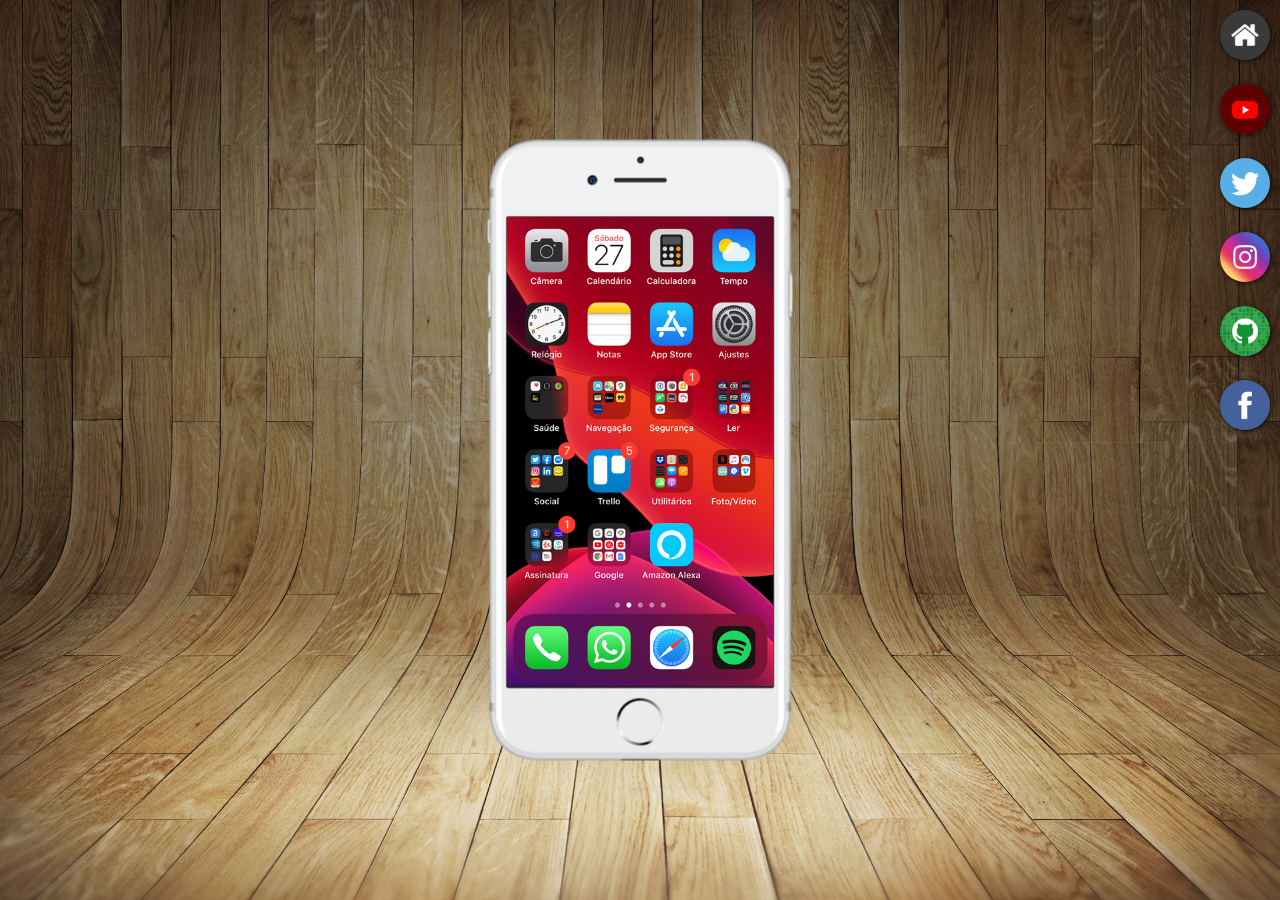
<file: index.html>
<!DOCTYPE html>
<html lang="pt-br">
<head>
    <meta charset="UTF-8">
    <meta http-equiv="X-UA-Compatible" content="IE=edge">
    <meta name="viewport" content="width=device-width, initial-scale=1.0">
    <link rel="shortcut icon" href="favicon.ico" type="image/x-icon">
    <link rel="stylesheet" href="estilos/style.css">
    <title>Projeto Redes Sociais</title>
</head>
<body>
    <main>
        <section id="telefone">
            <iframe src="redes/home.html" name="tela" id="tela" frameborder="0">
                seu navegador não é compativel com isso.
            </iframe>
        </section>
        
        <section id="redes-sociais">
            <a href="redes/home.html" target="tela">
                <img src="imagens/logo-home.jpg" alt="home">
            </a><br>
            <a href="redes/youtube.html" target="tela">
                <img src="imagens/logo-youtube.jpg" alt="youtube">
            </a><br>
            <a href="redes/twitter.html" target="tela">
                <img src="imagens/logo-twitter.jpg" alt="twitter">
            </a><br>
            <a href="redes/instagram.html" target="tela">
                <img src="imagens/logo-instagram.jpg" alt="instagram">
            </a><br>
            <a href="redes/github.html" target="tela">
                <img src="imagens/logo-github.jpg" alt="github">
            </a><br>
            <a href="redes/facebook.html" target="tela">
                <img src="imagens/logo-facebook.jpg" alt="facebook">
            </a>
        </section>
    </main>
</body>
</html>
</file>
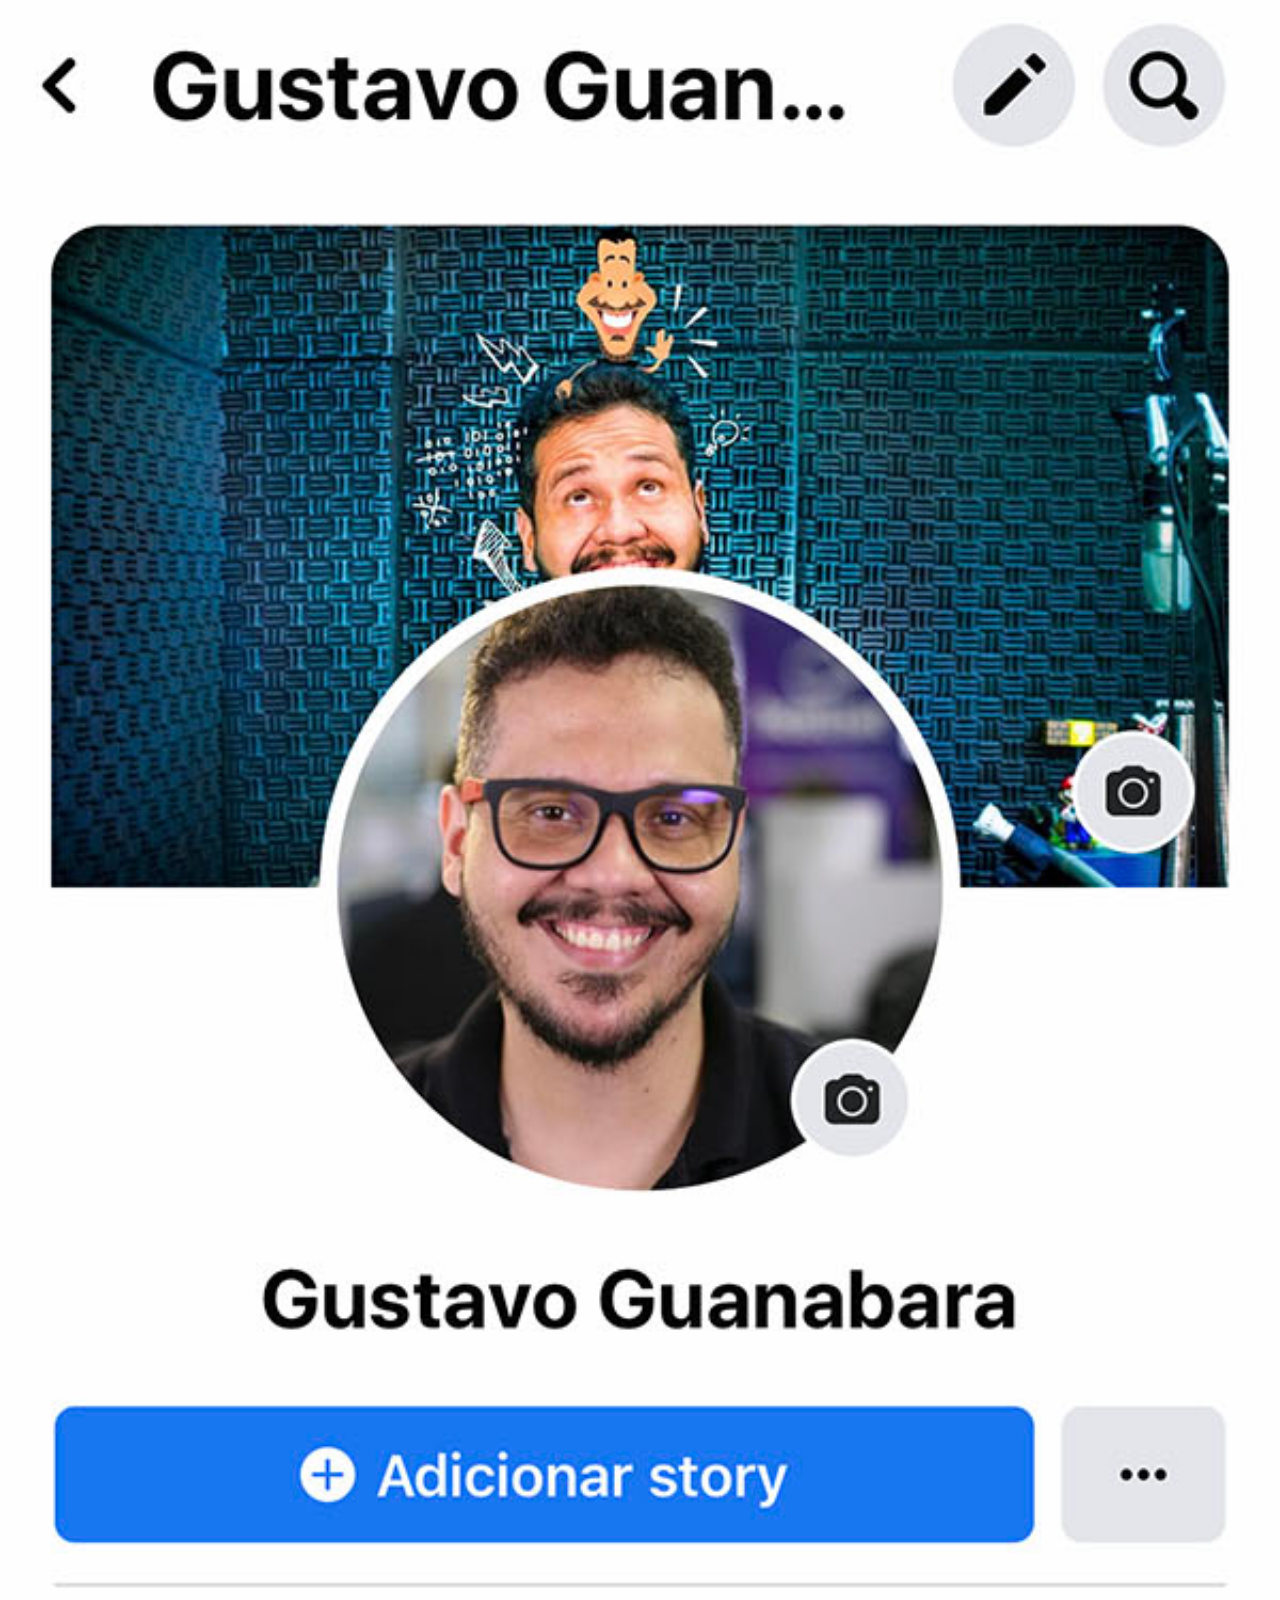
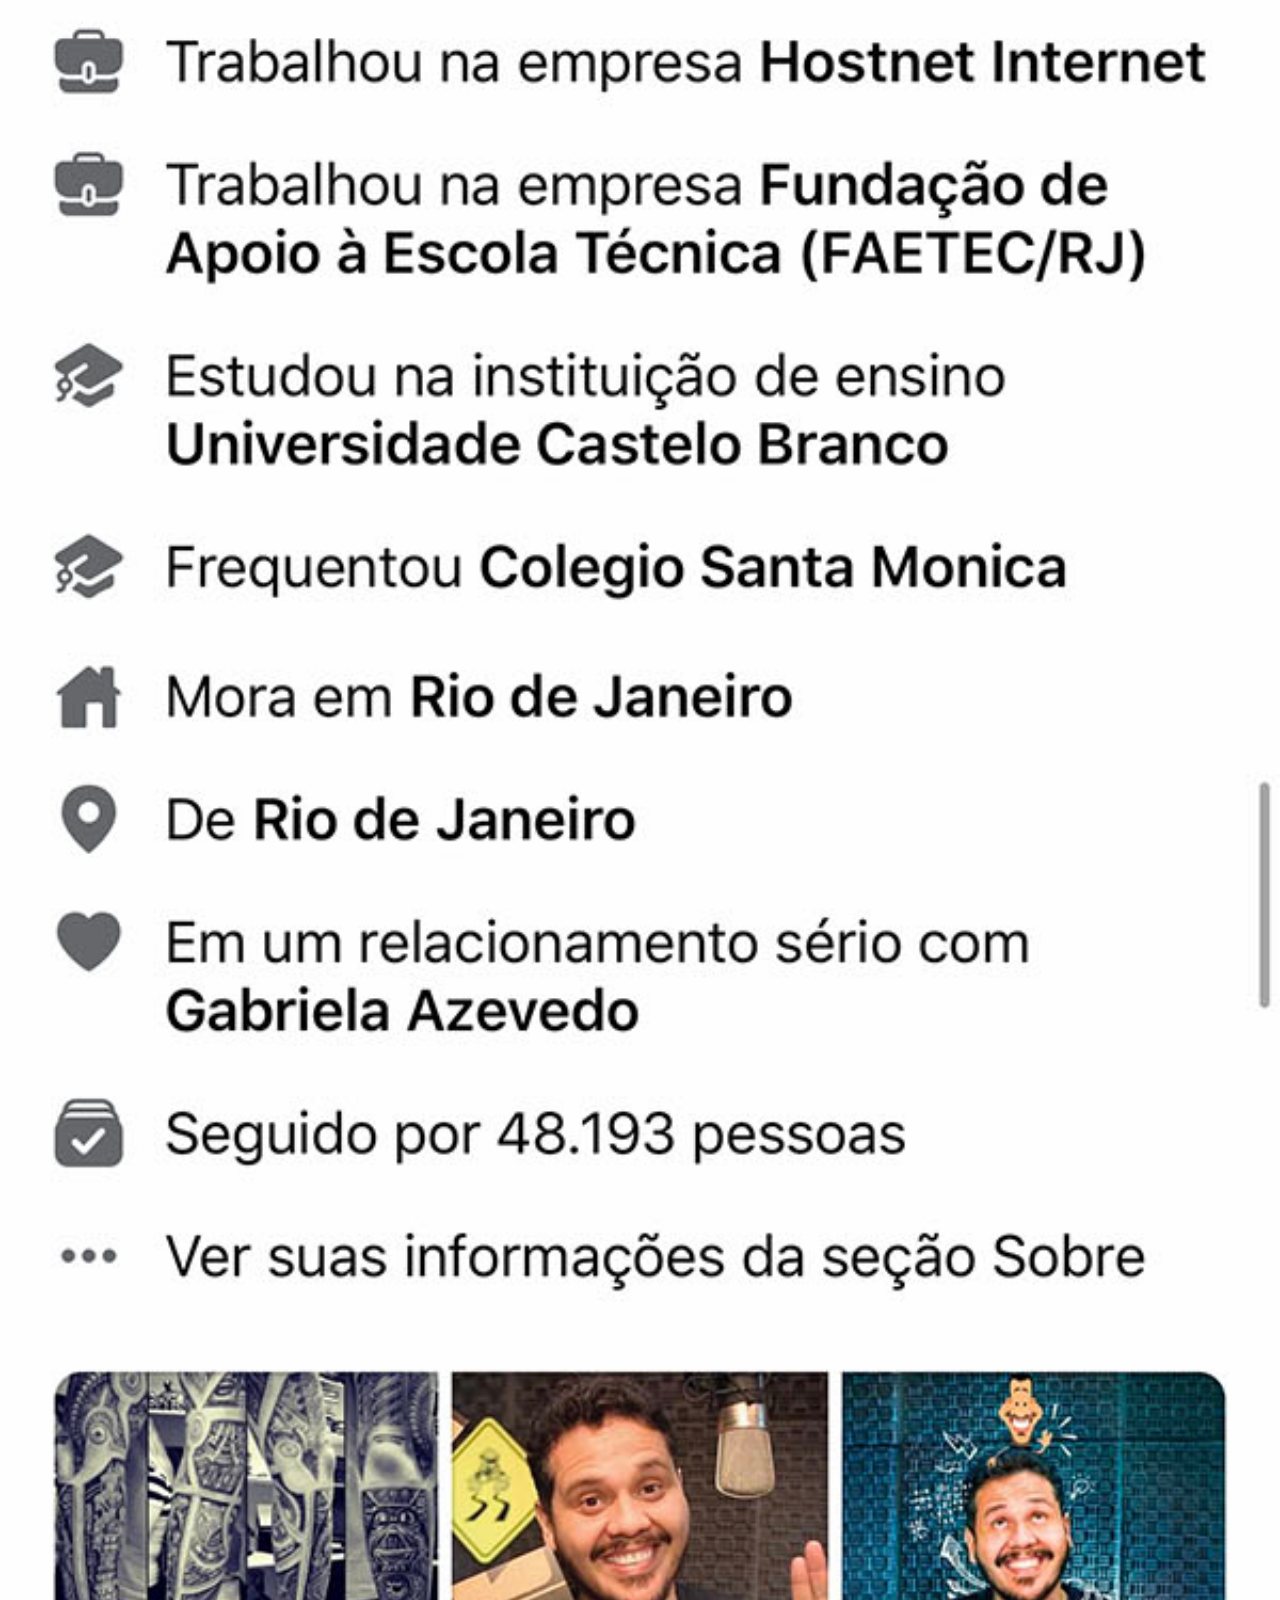
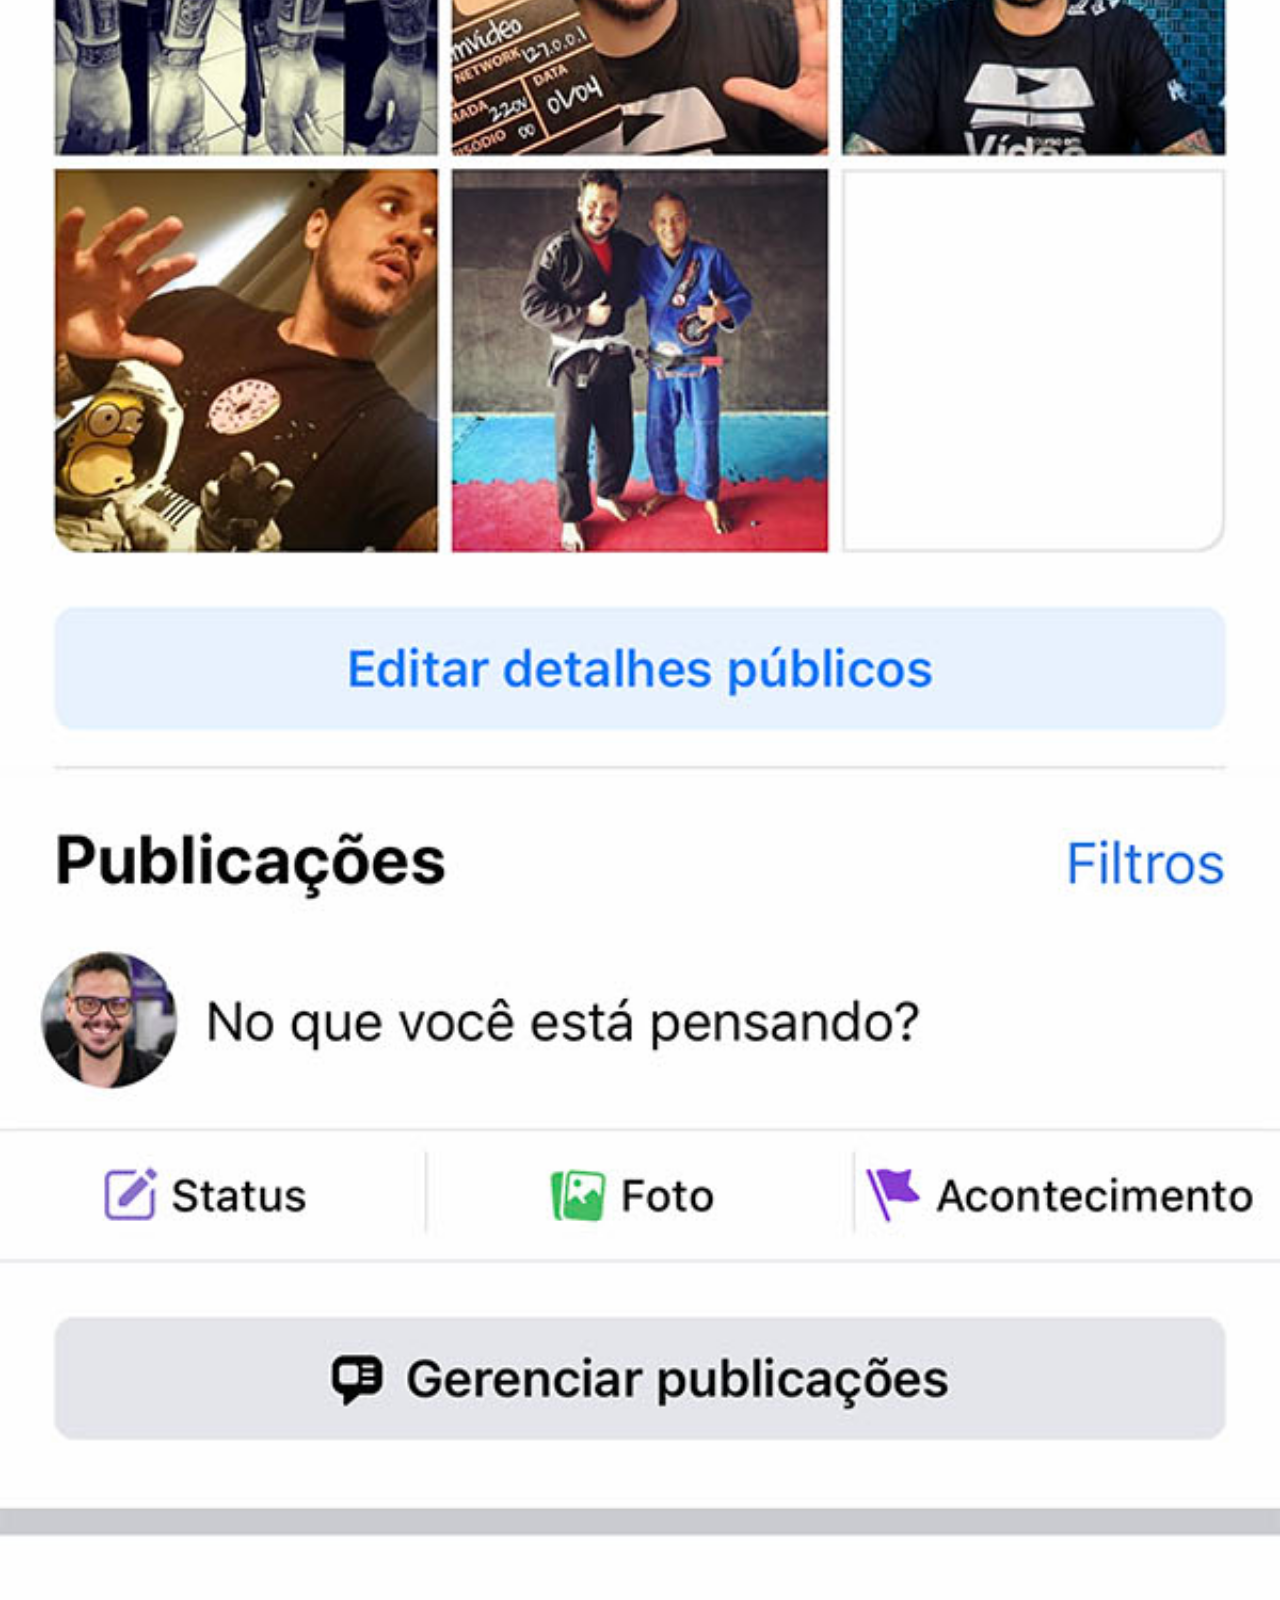
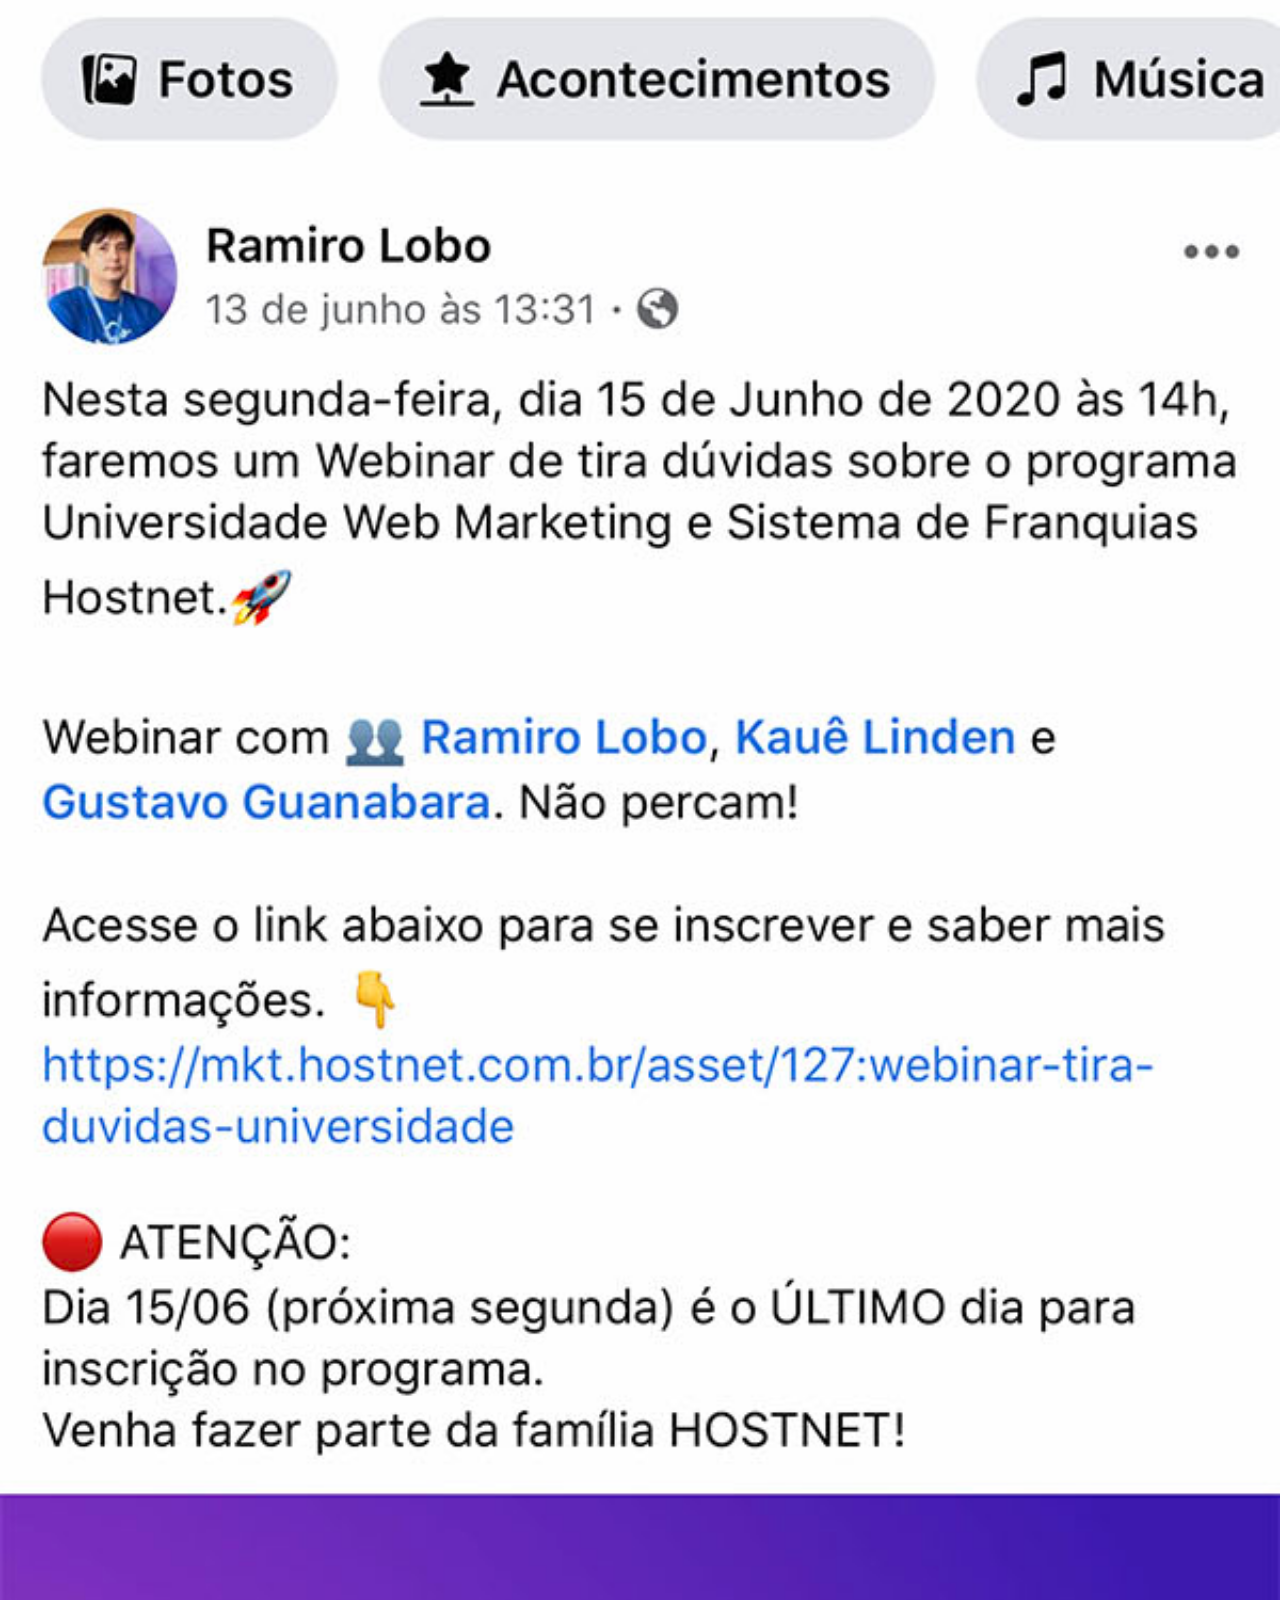
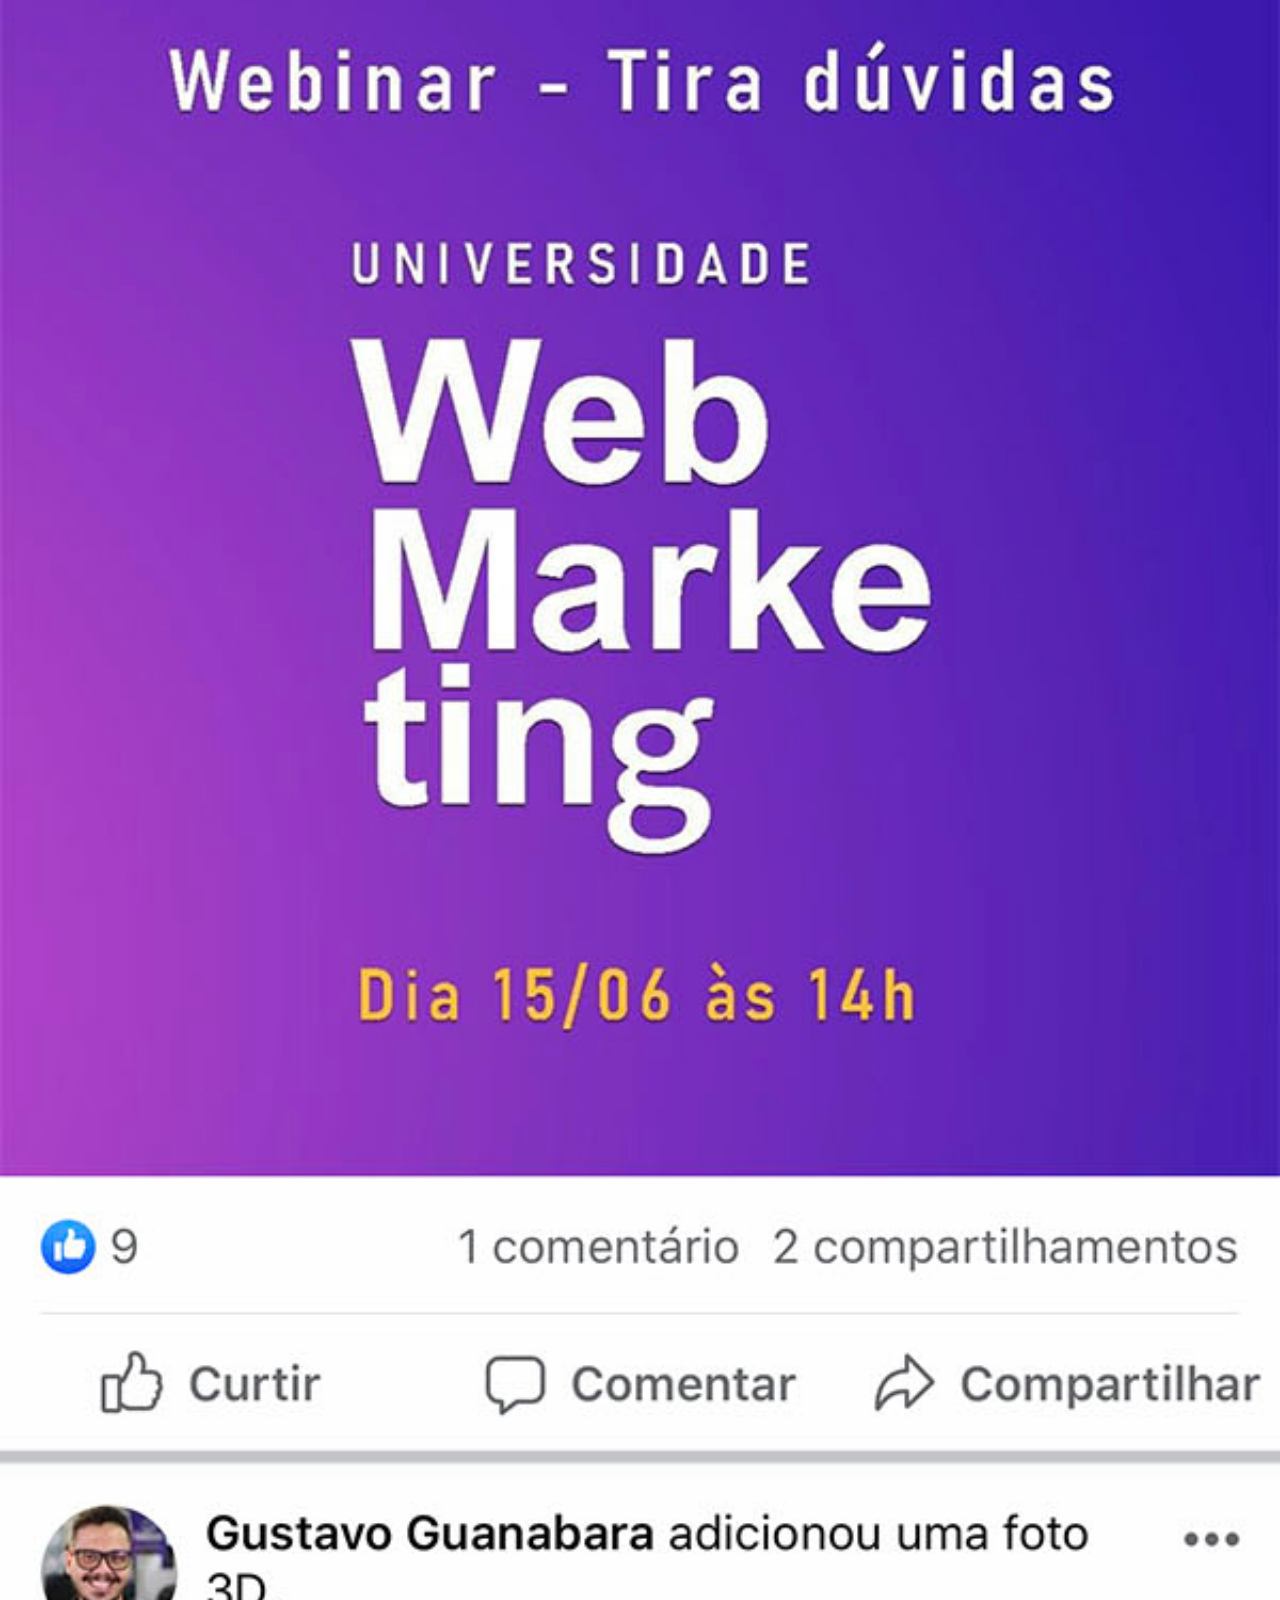
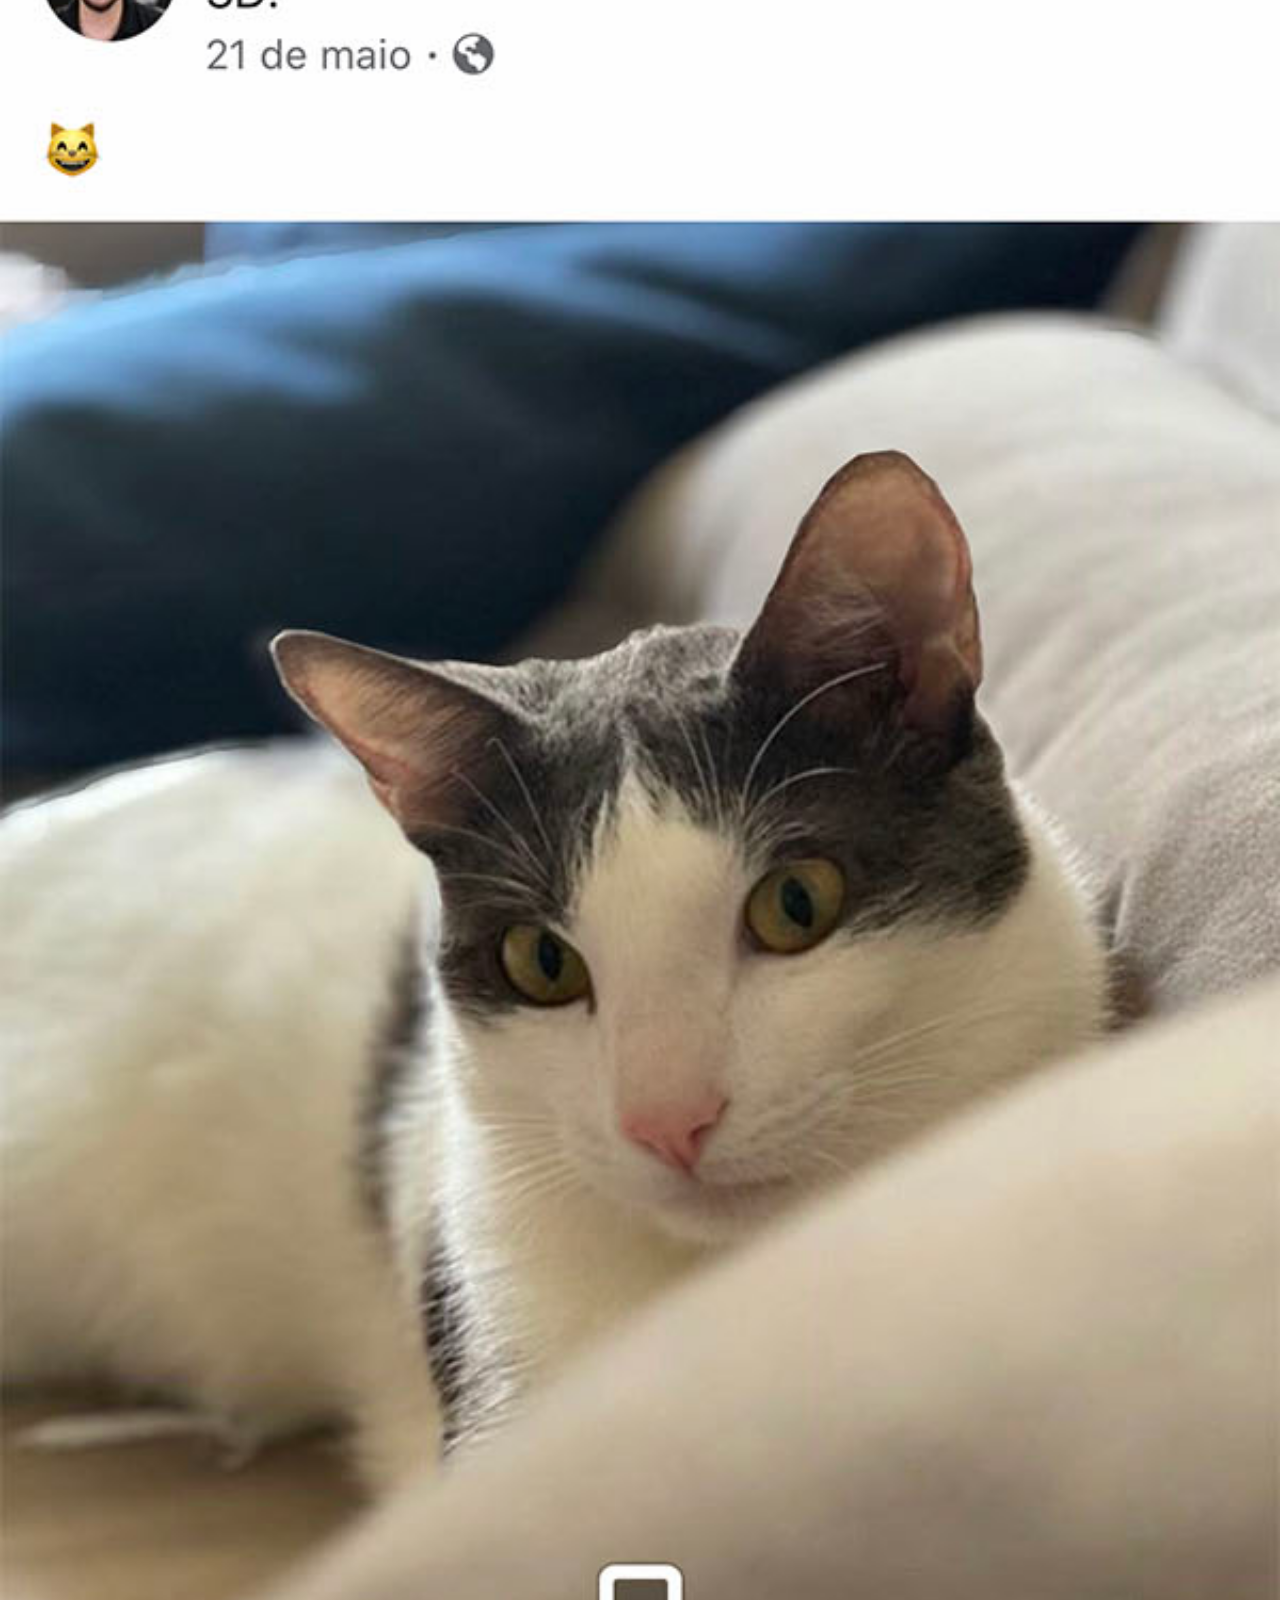
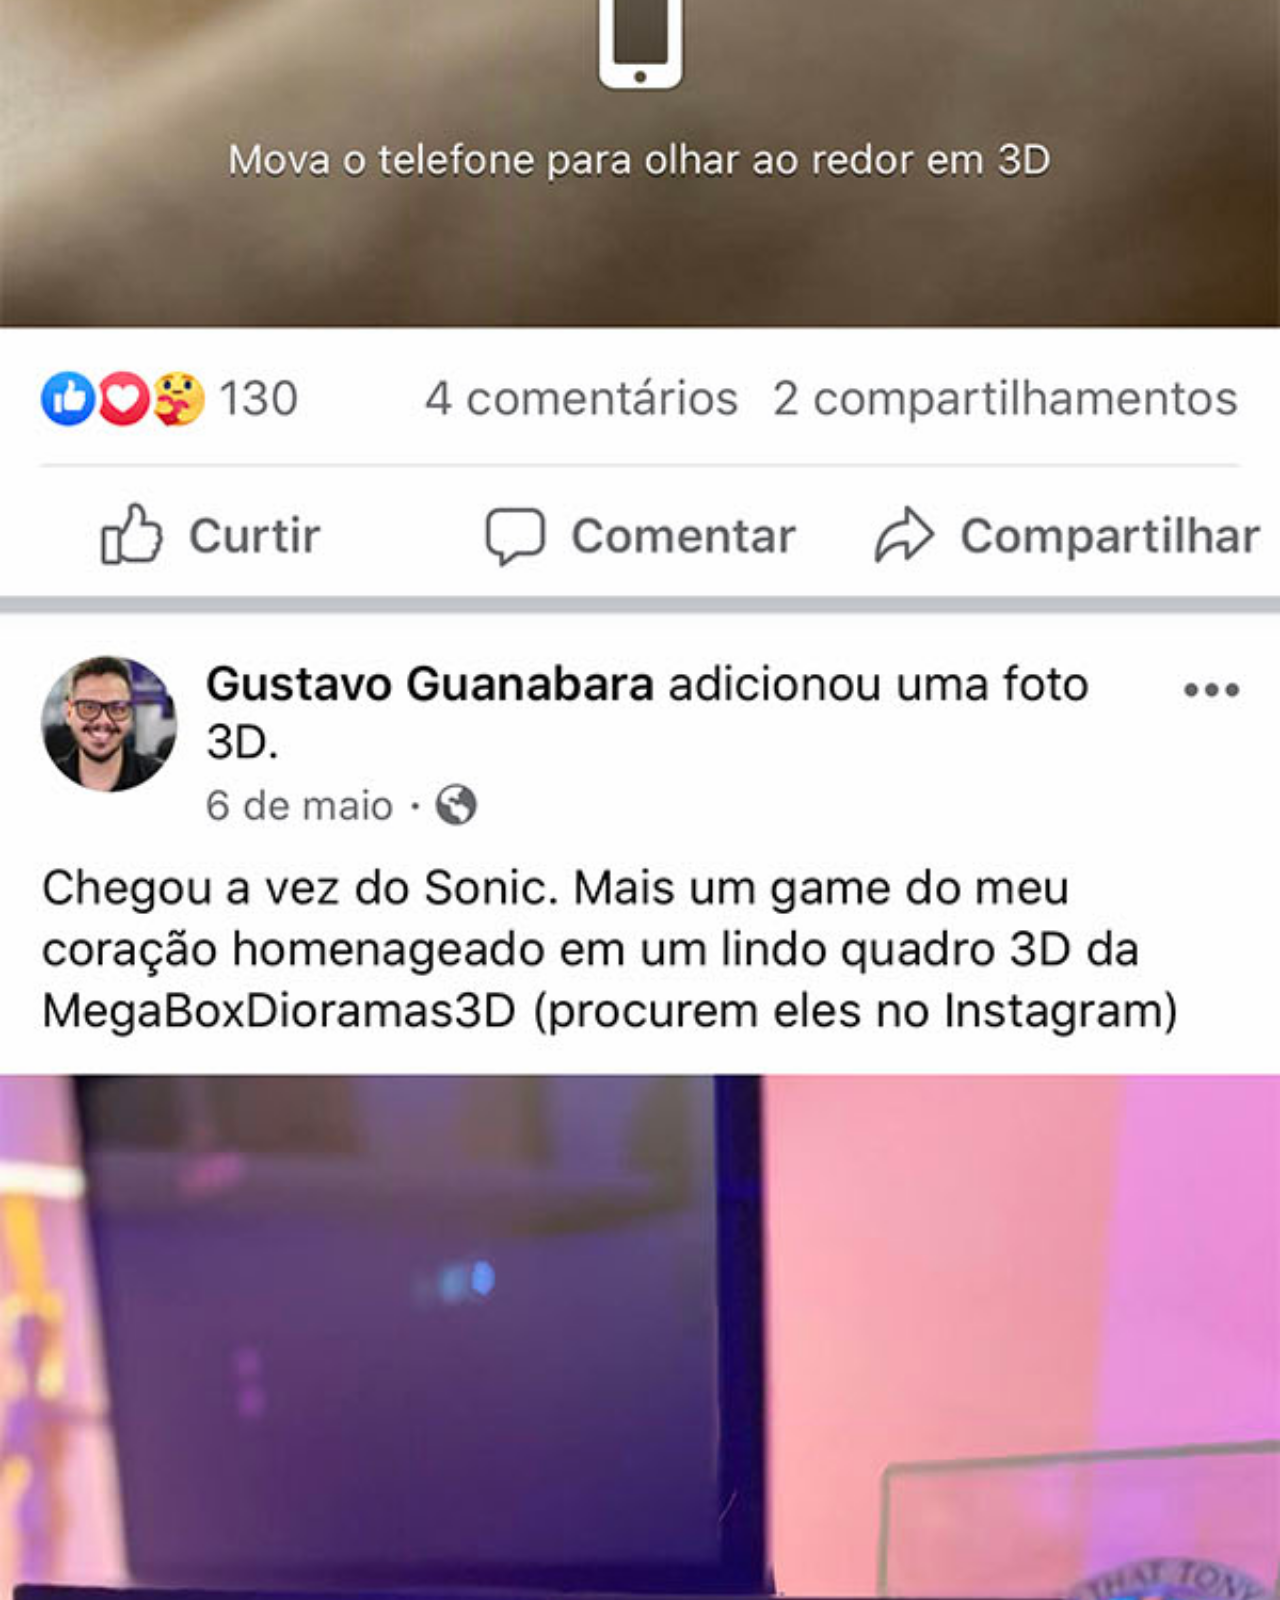
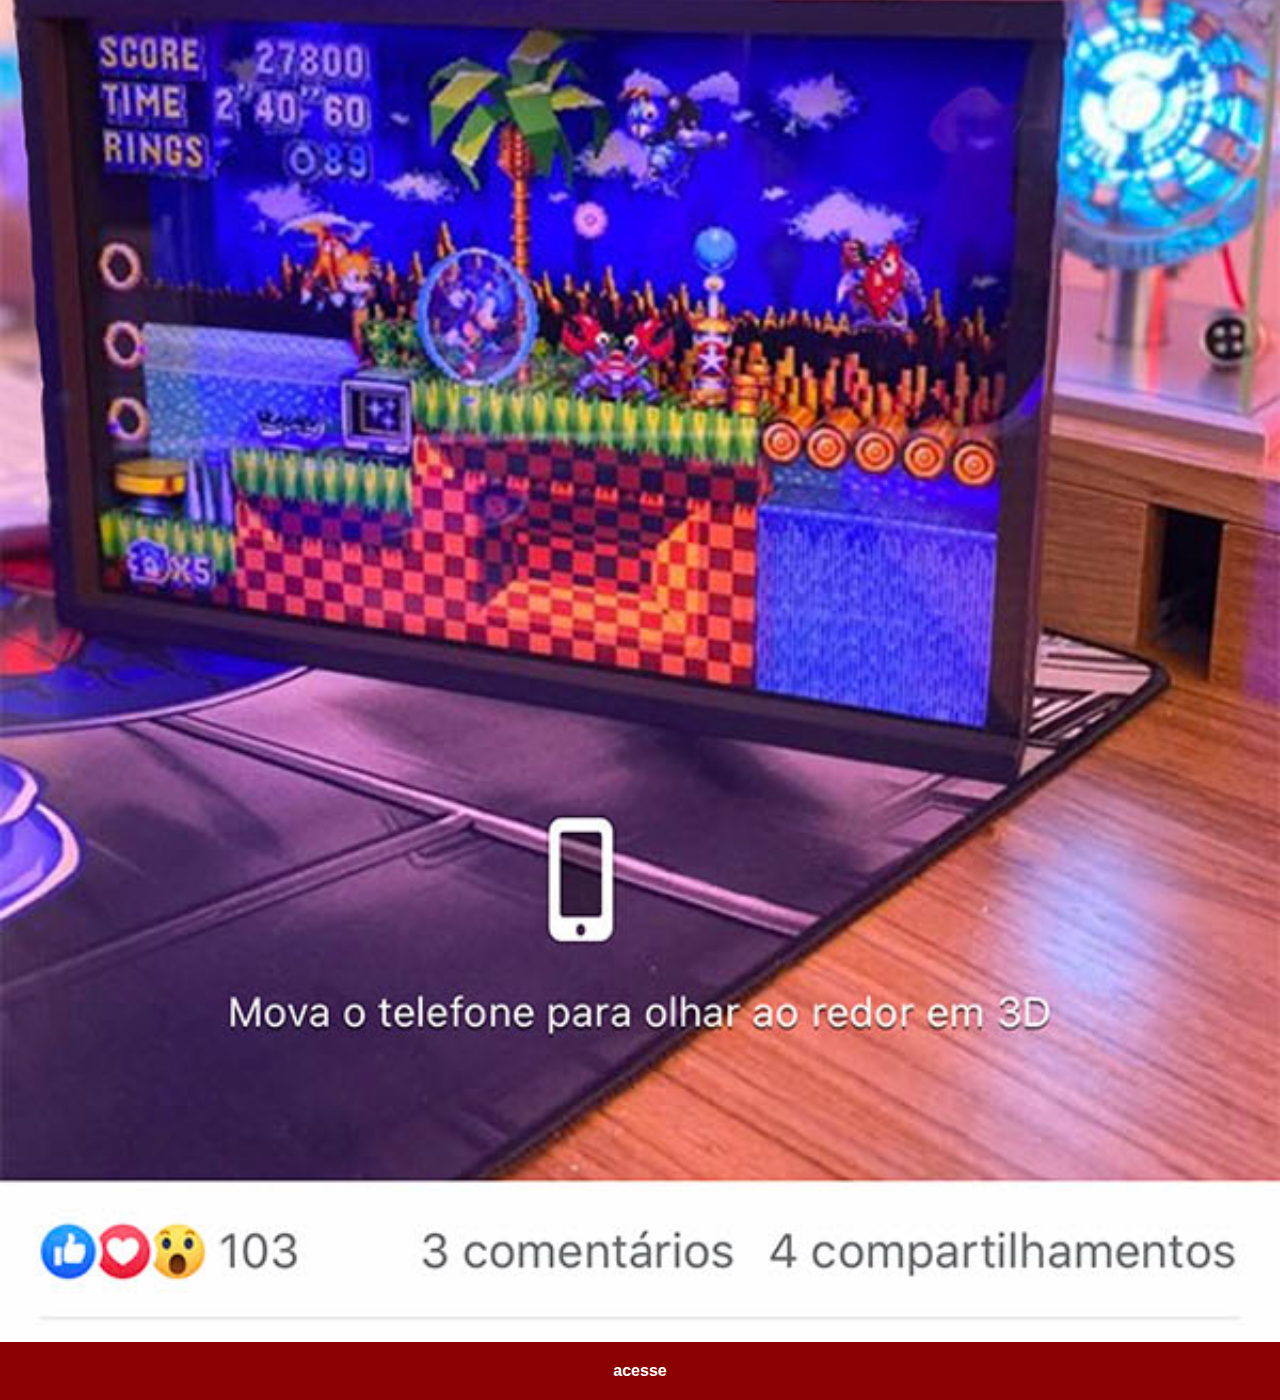
<file: redes/facebook.html>
<!DOCTYPE html>
<html lang="pt-br">
<head>
    <meta charset="UTF-8">
    <meta http-equiv="X-UA-Compatible" content="IE=edge">
    <meta name="viewport" content="width=device-width, initial-scale=1.0">
    <title>Facebook</title>
    <link rel="stylesheet" href="../estilos/social.css">
</head>
<body>
    <img src="../imagens/tela-facebook.jpg" alt="">
    <a href="https://www.facebook.com/gustavoguanabara" target="_blank">acesse</a>
</body>
</html>
</file>
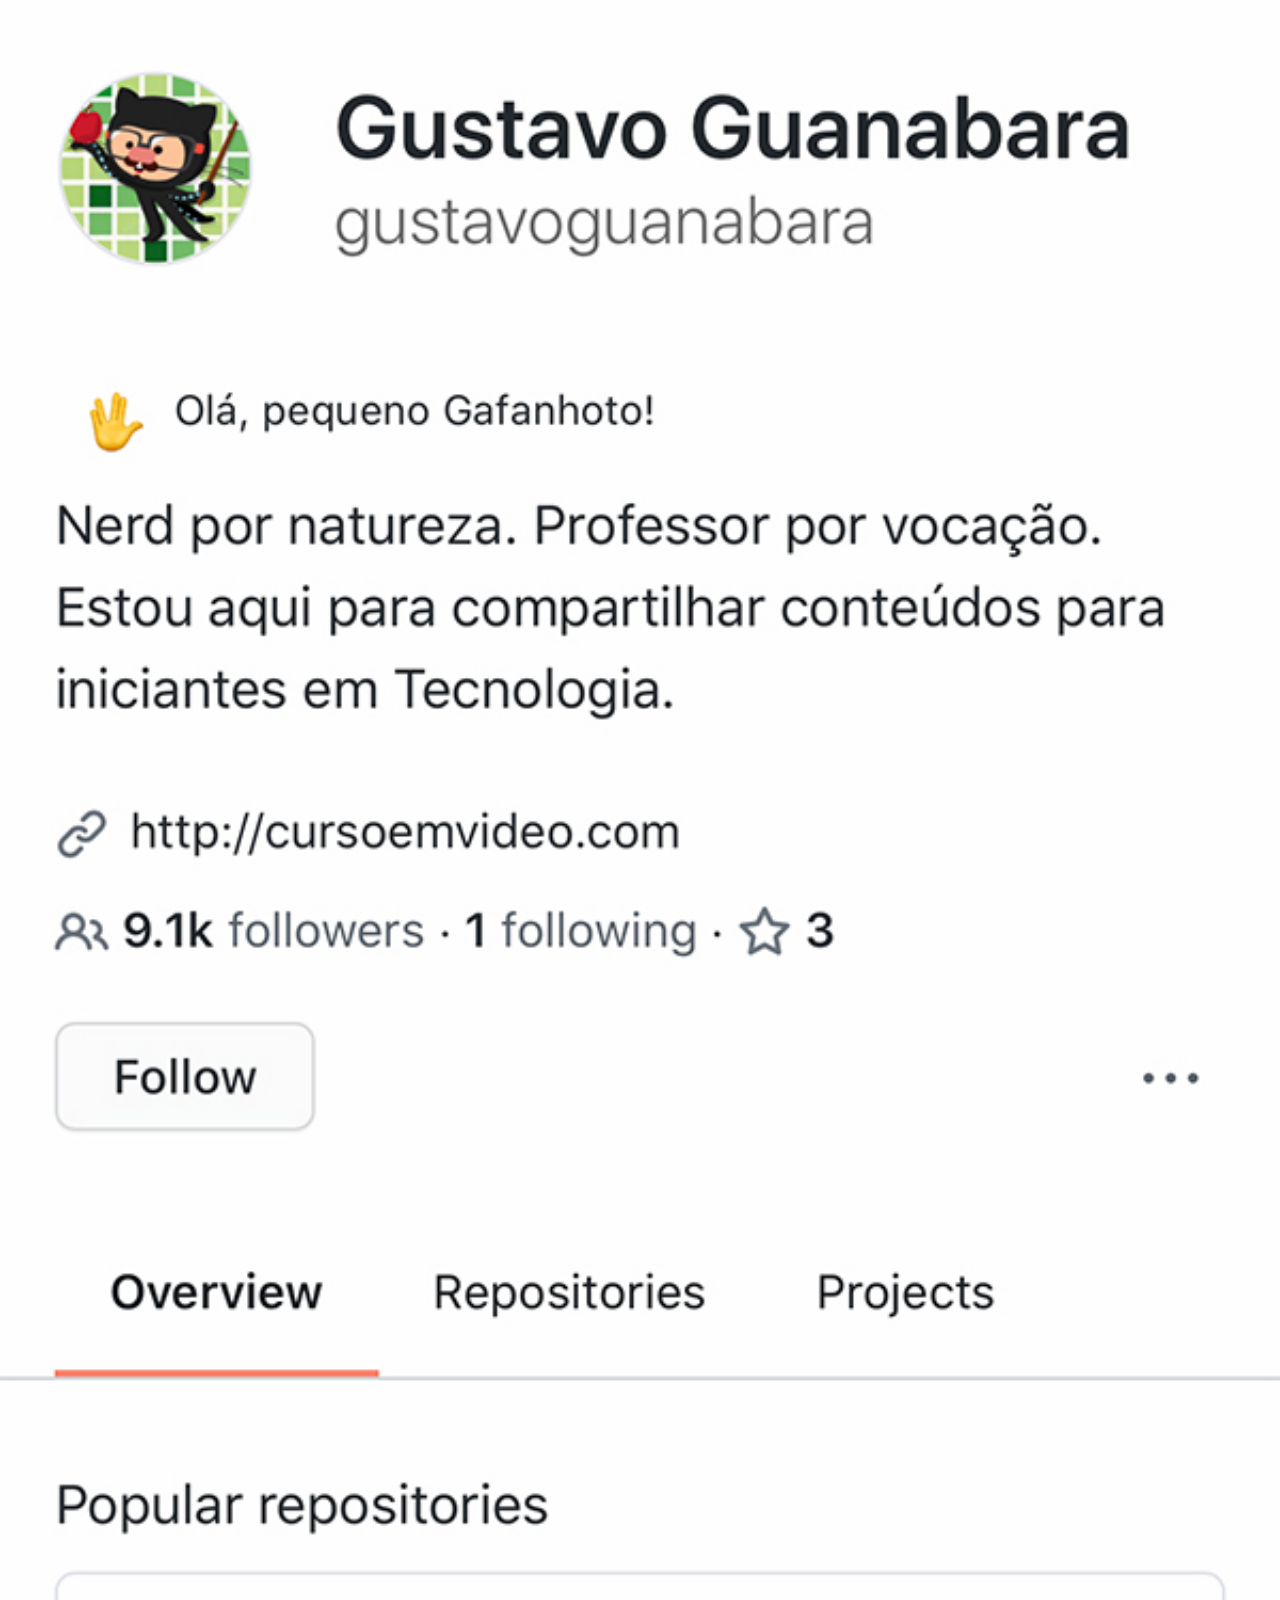
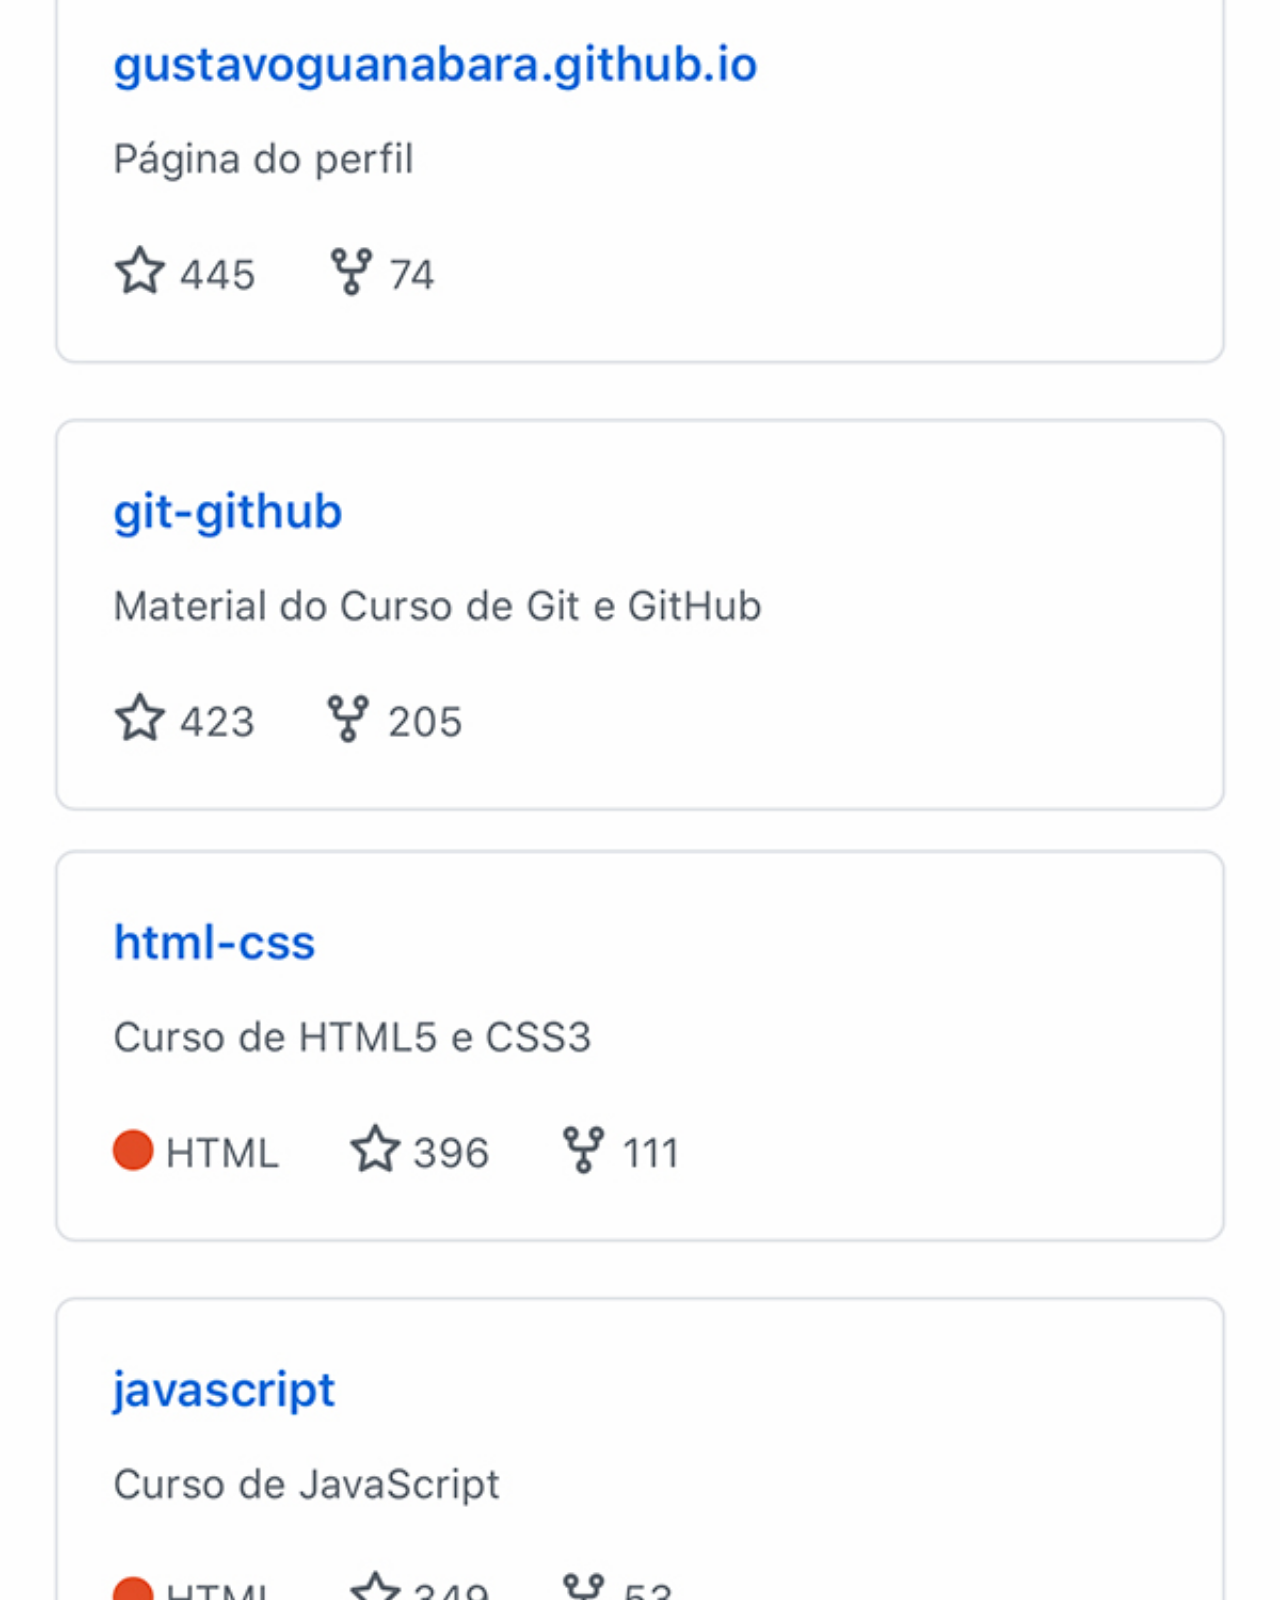
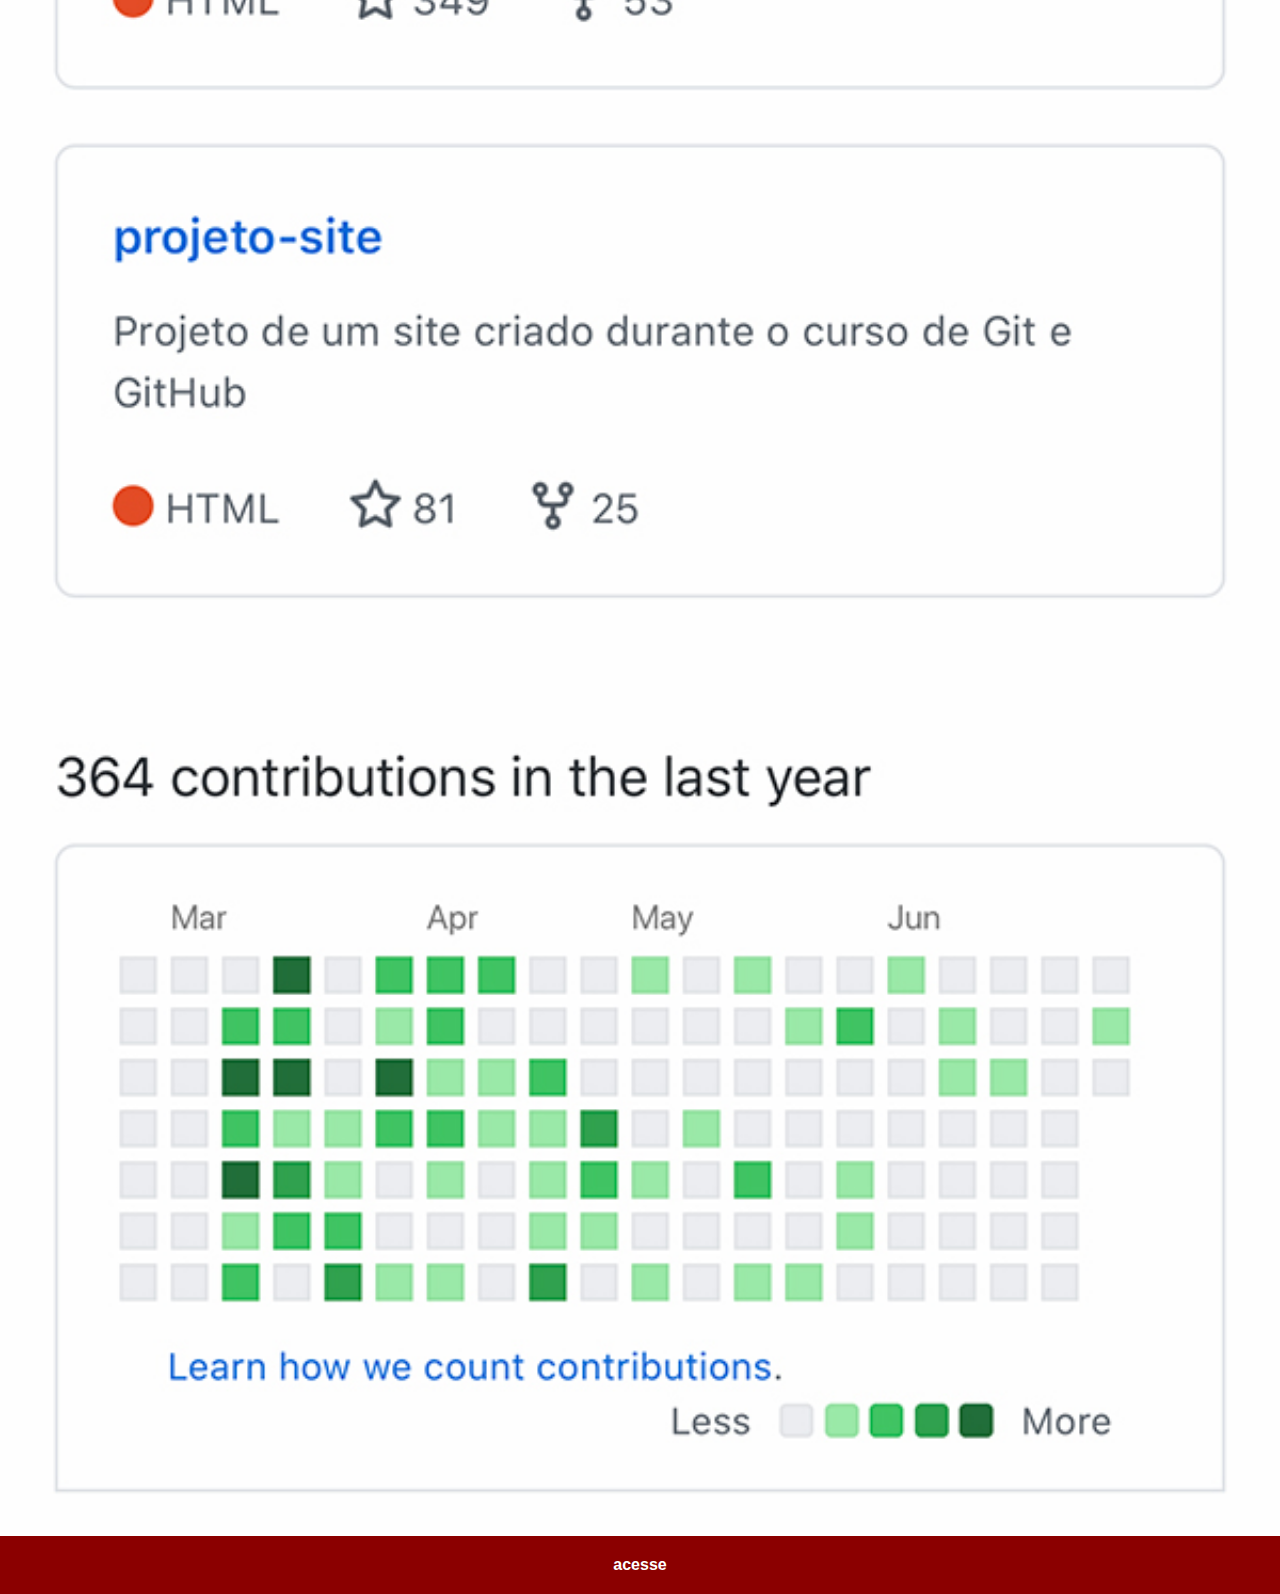
<file: redes/github.html>
<!DOCTYPE html>
<html lang="pt-br">
<head>
    <meta charset="UTF-8">
    <meta http-equiv="X-UA-Compatible" content="IE=edge">
    <meta name="viewport" content="width=device-width, initial-scale=1.0">
    <title>Github</title>
    <link rel="stylesheet" href="../estilos/social.css">
</head>
<body>
    <img src="../imagens/tela-github.jpg" alt="">
    <a href="https://github.com/gustavoguanabara" target="_blank">acesse</a>
</body>
</html>
</file>
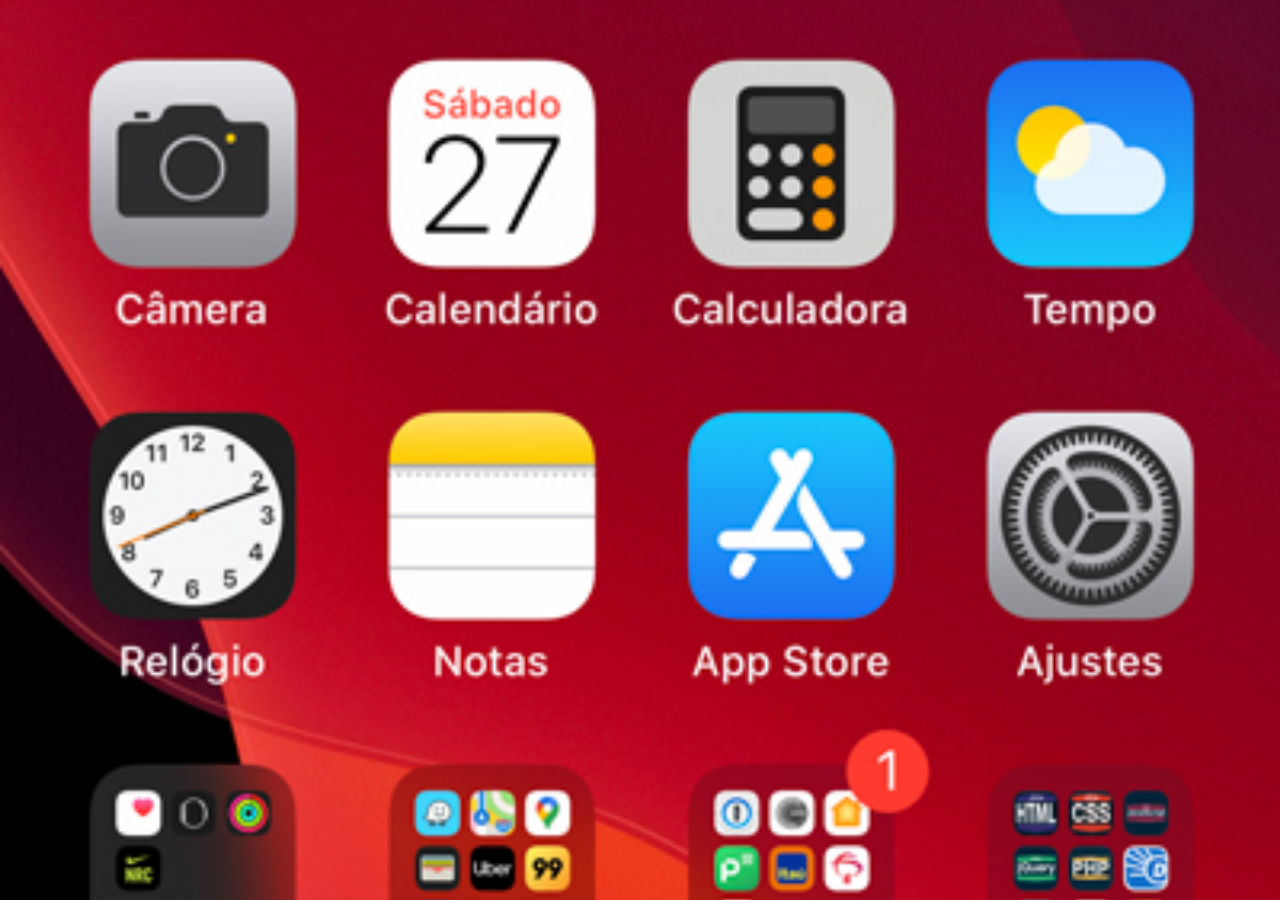
<file: redes/home.html>
<!DOCTYPE html>
<html lang="pt-br">
<head>
    <meta charset="UTF-8">
    <meta http-equiv="X-UA-Compatible" content="IE=edge">
    <meta name="viewport" content="width=device-width, initial-scale=1.0">
    <title>Home</title>
</head>
<style>
    * {
        padding: 0px;
        margin: 0px;
    }

    body {
        height: 100vh;
        width: 100vw;
        background: url("../imagens/tela-home.jpg") no-repeat;
        background-size: cover;
    }
</style>
<body>
    
</body>
</html>
</file>
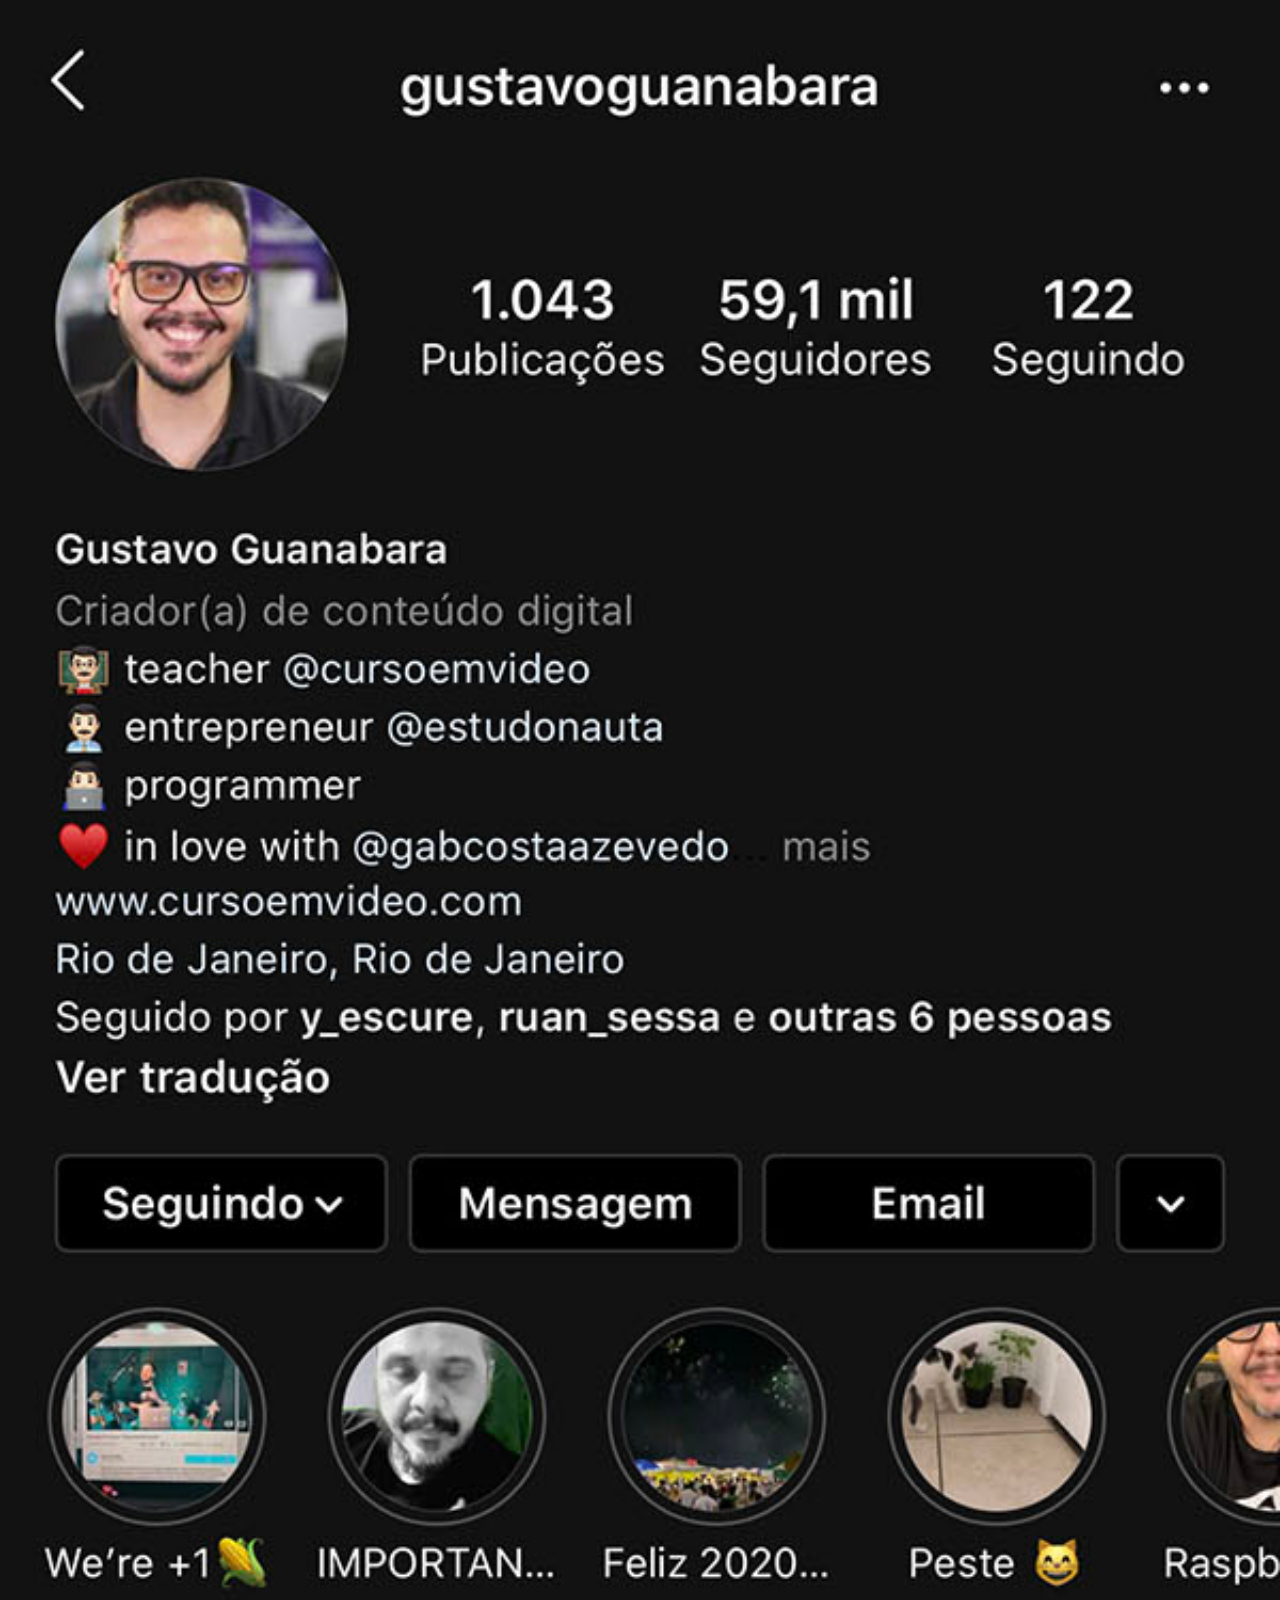
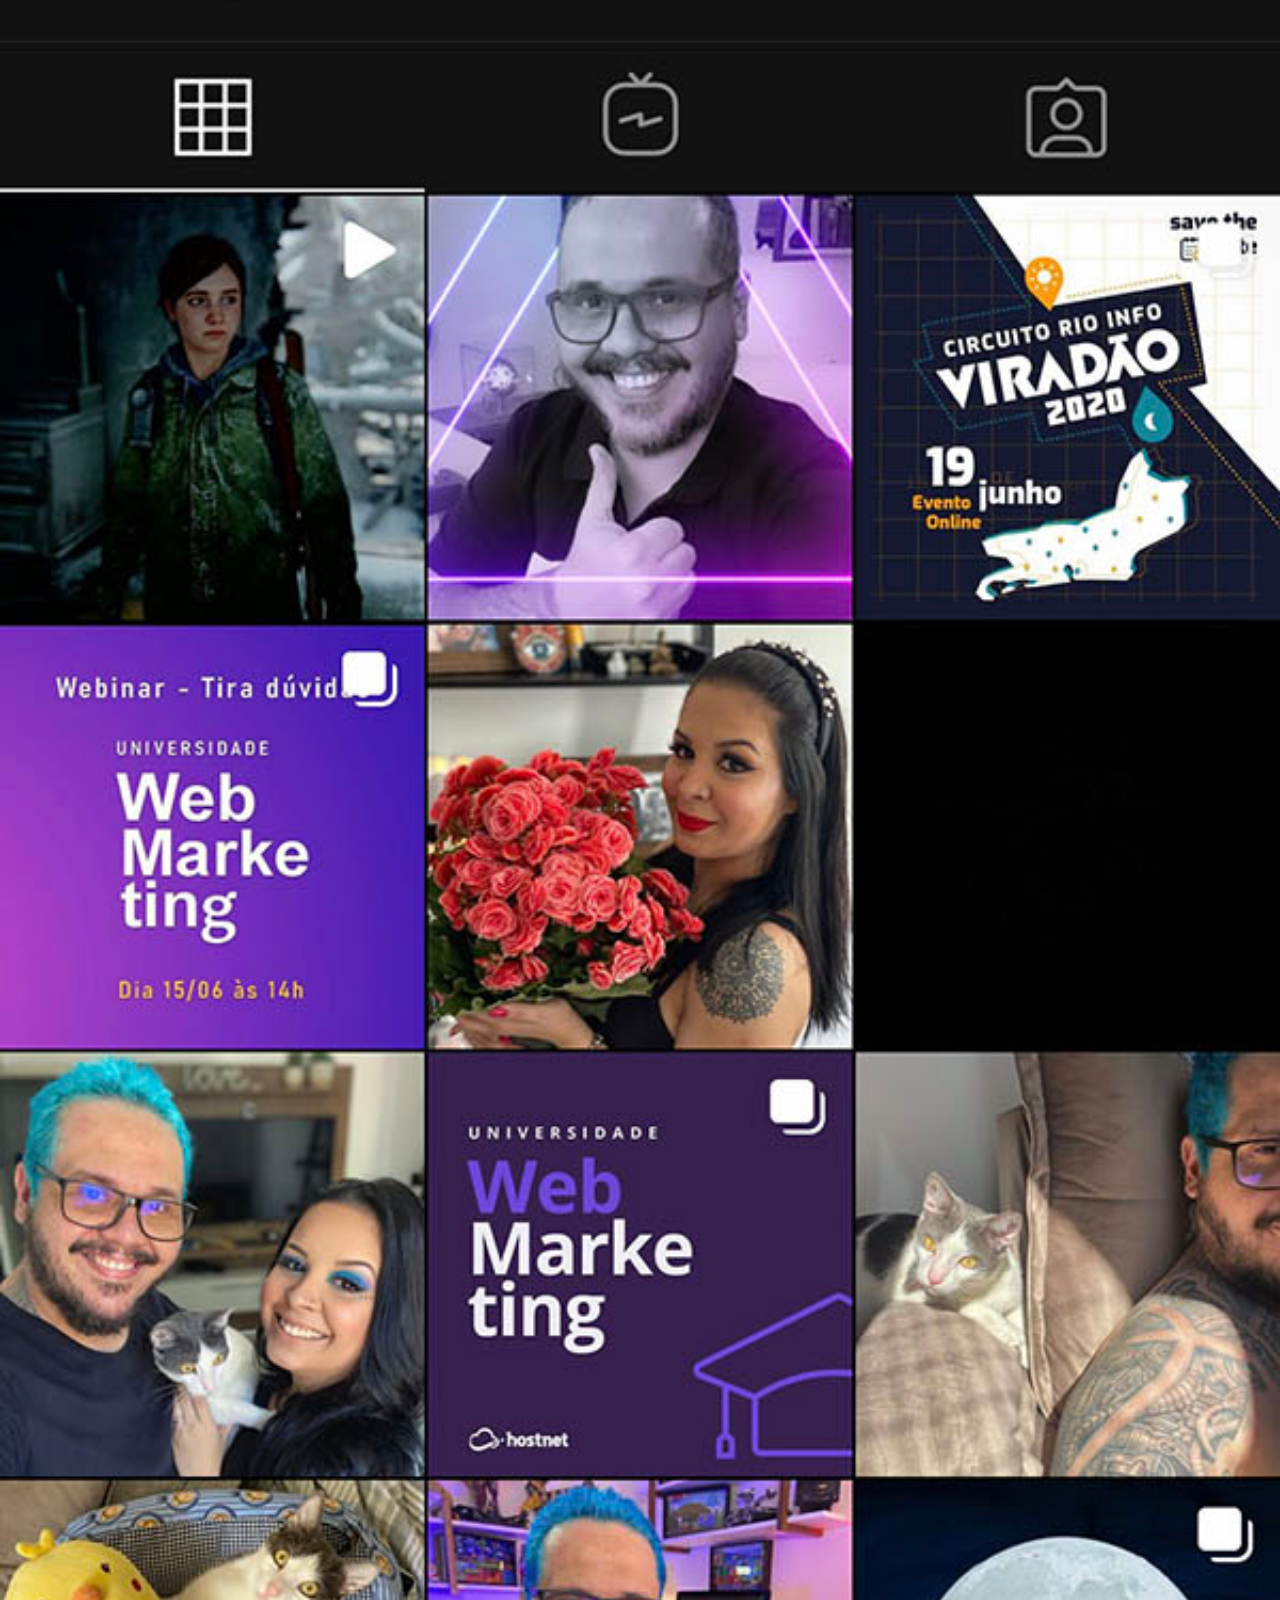
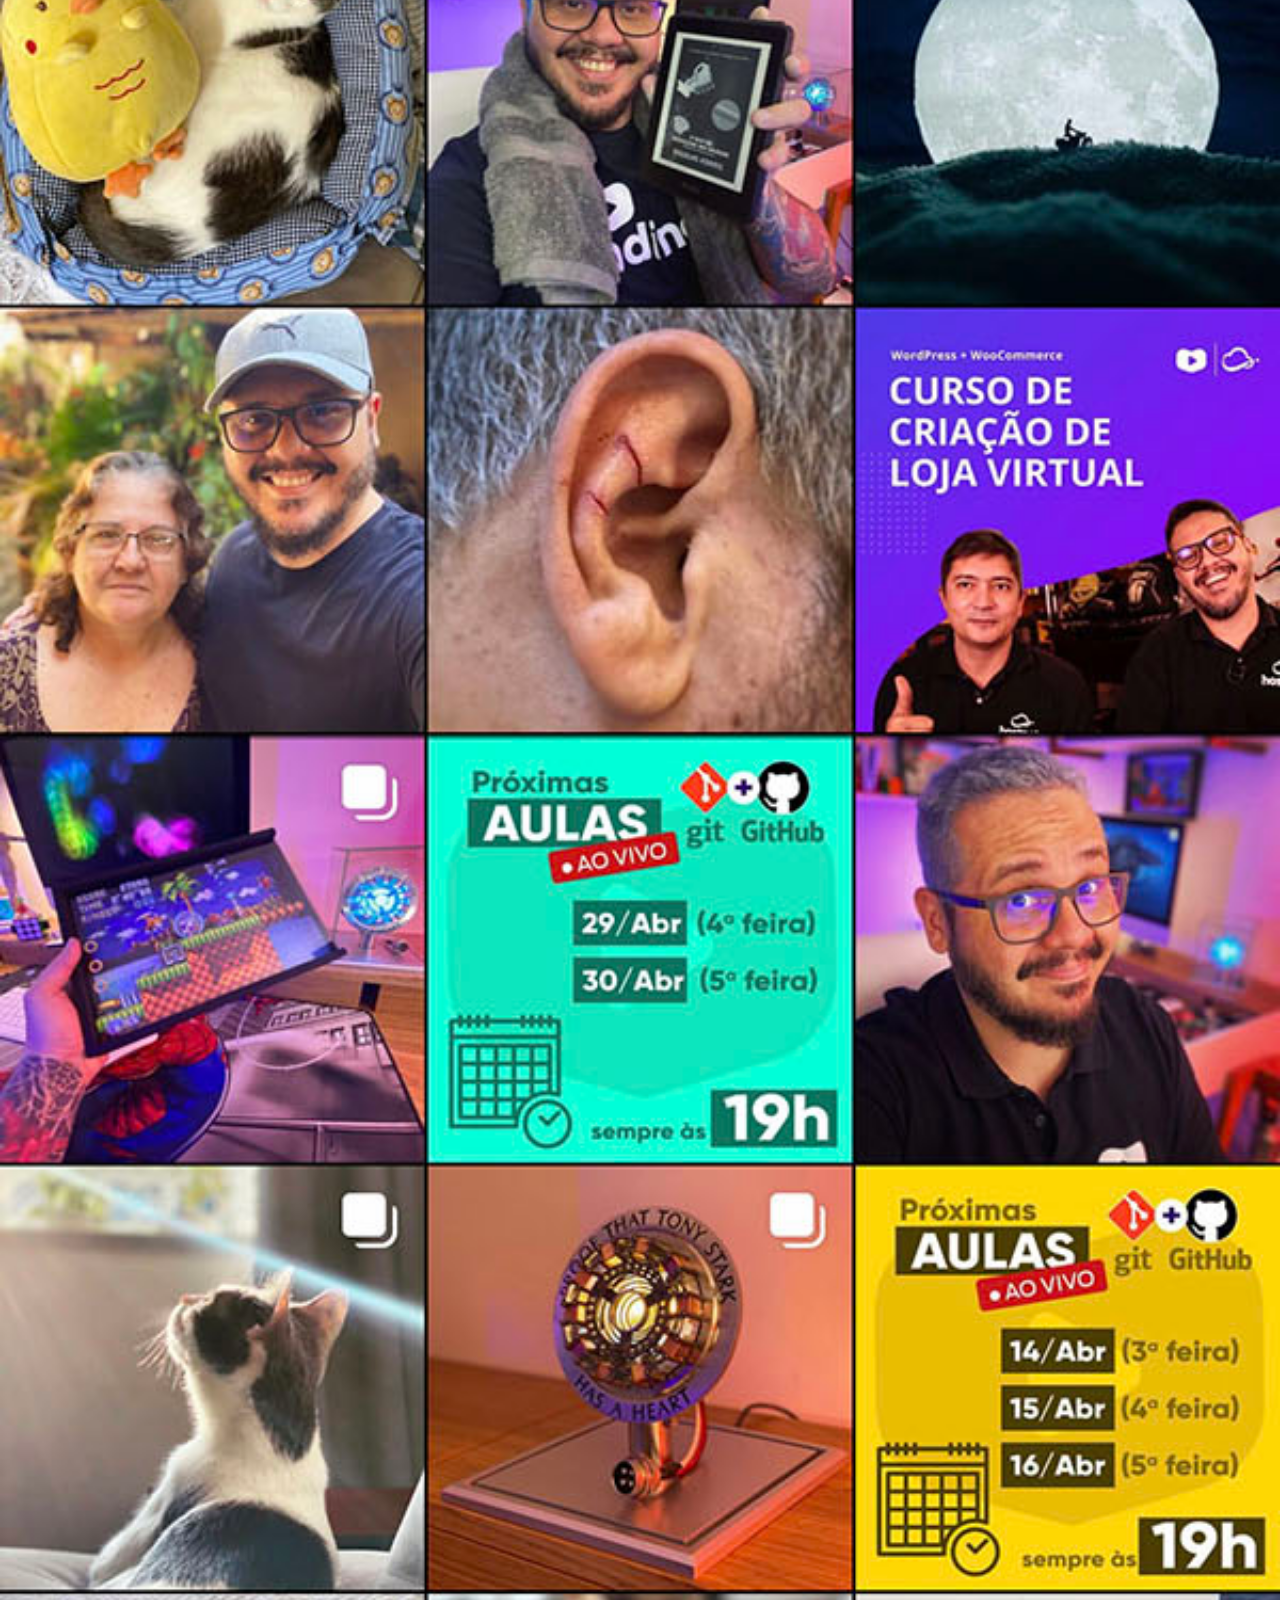
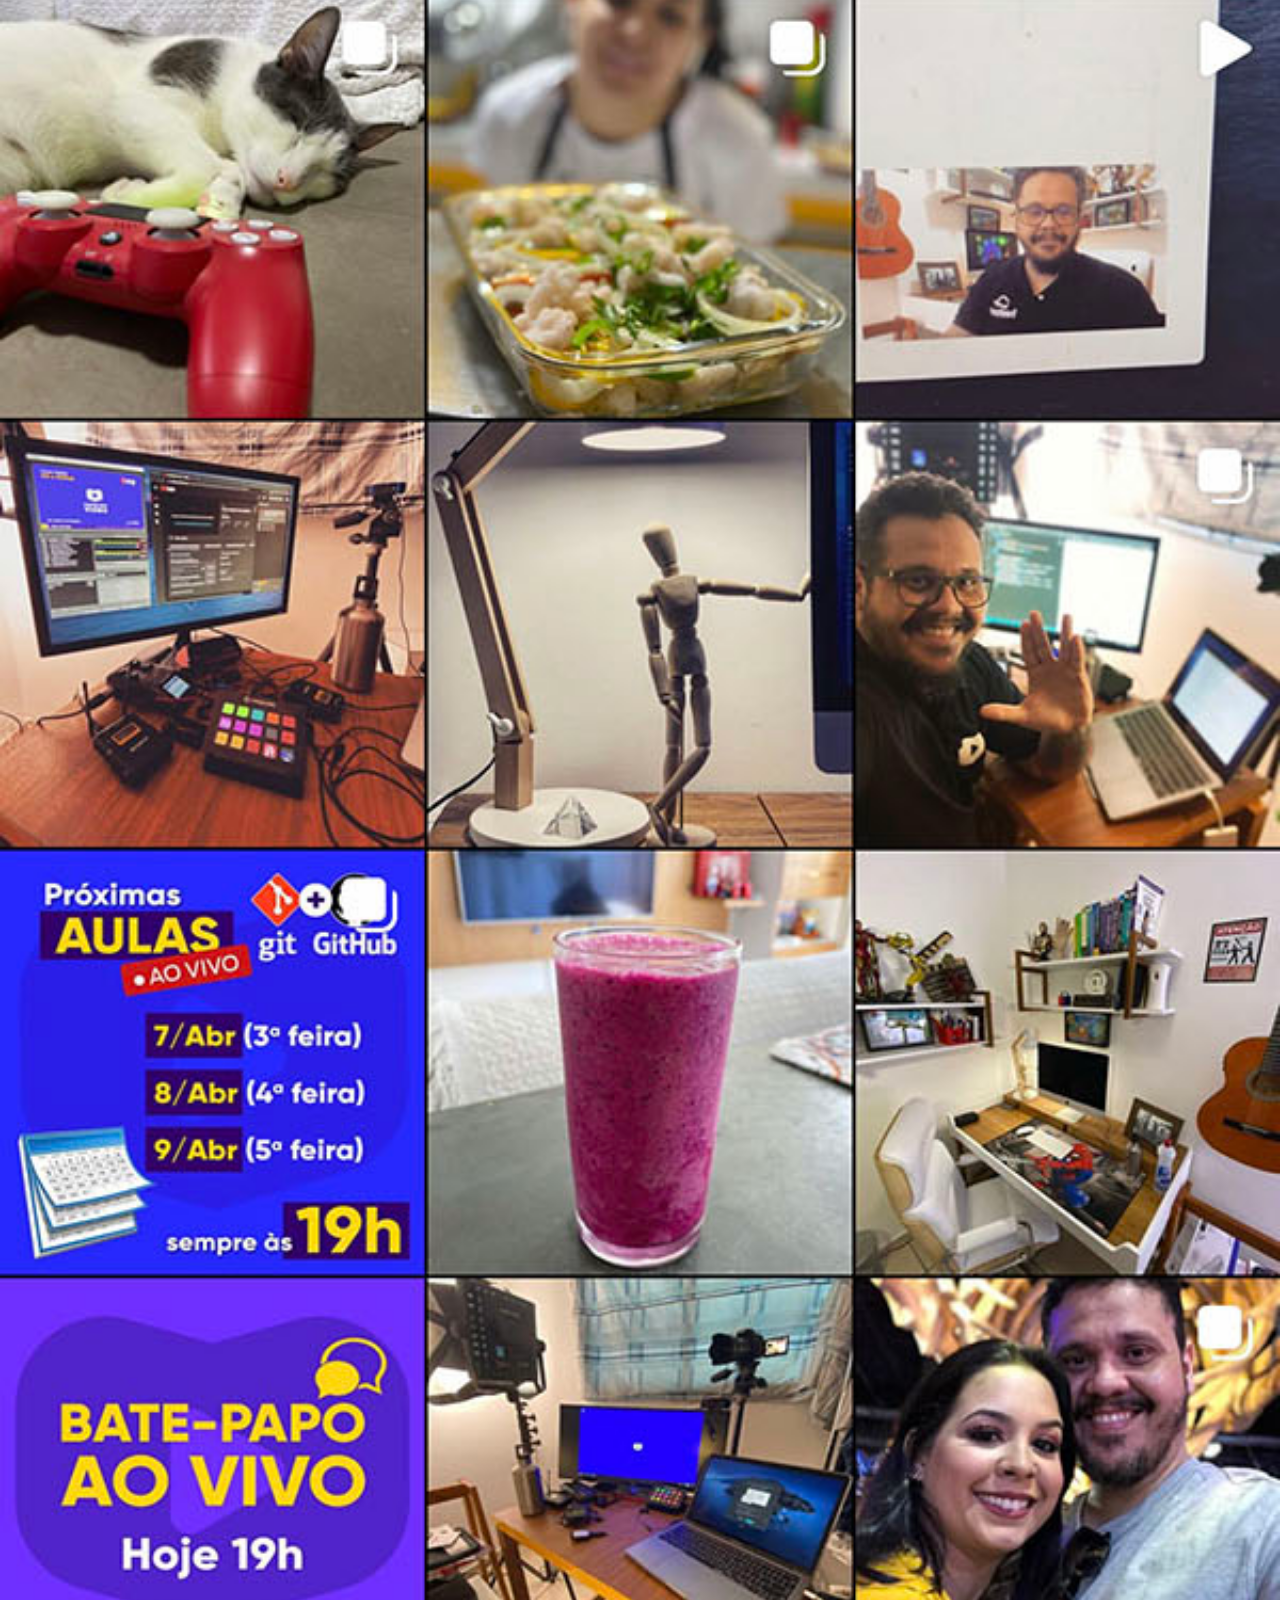
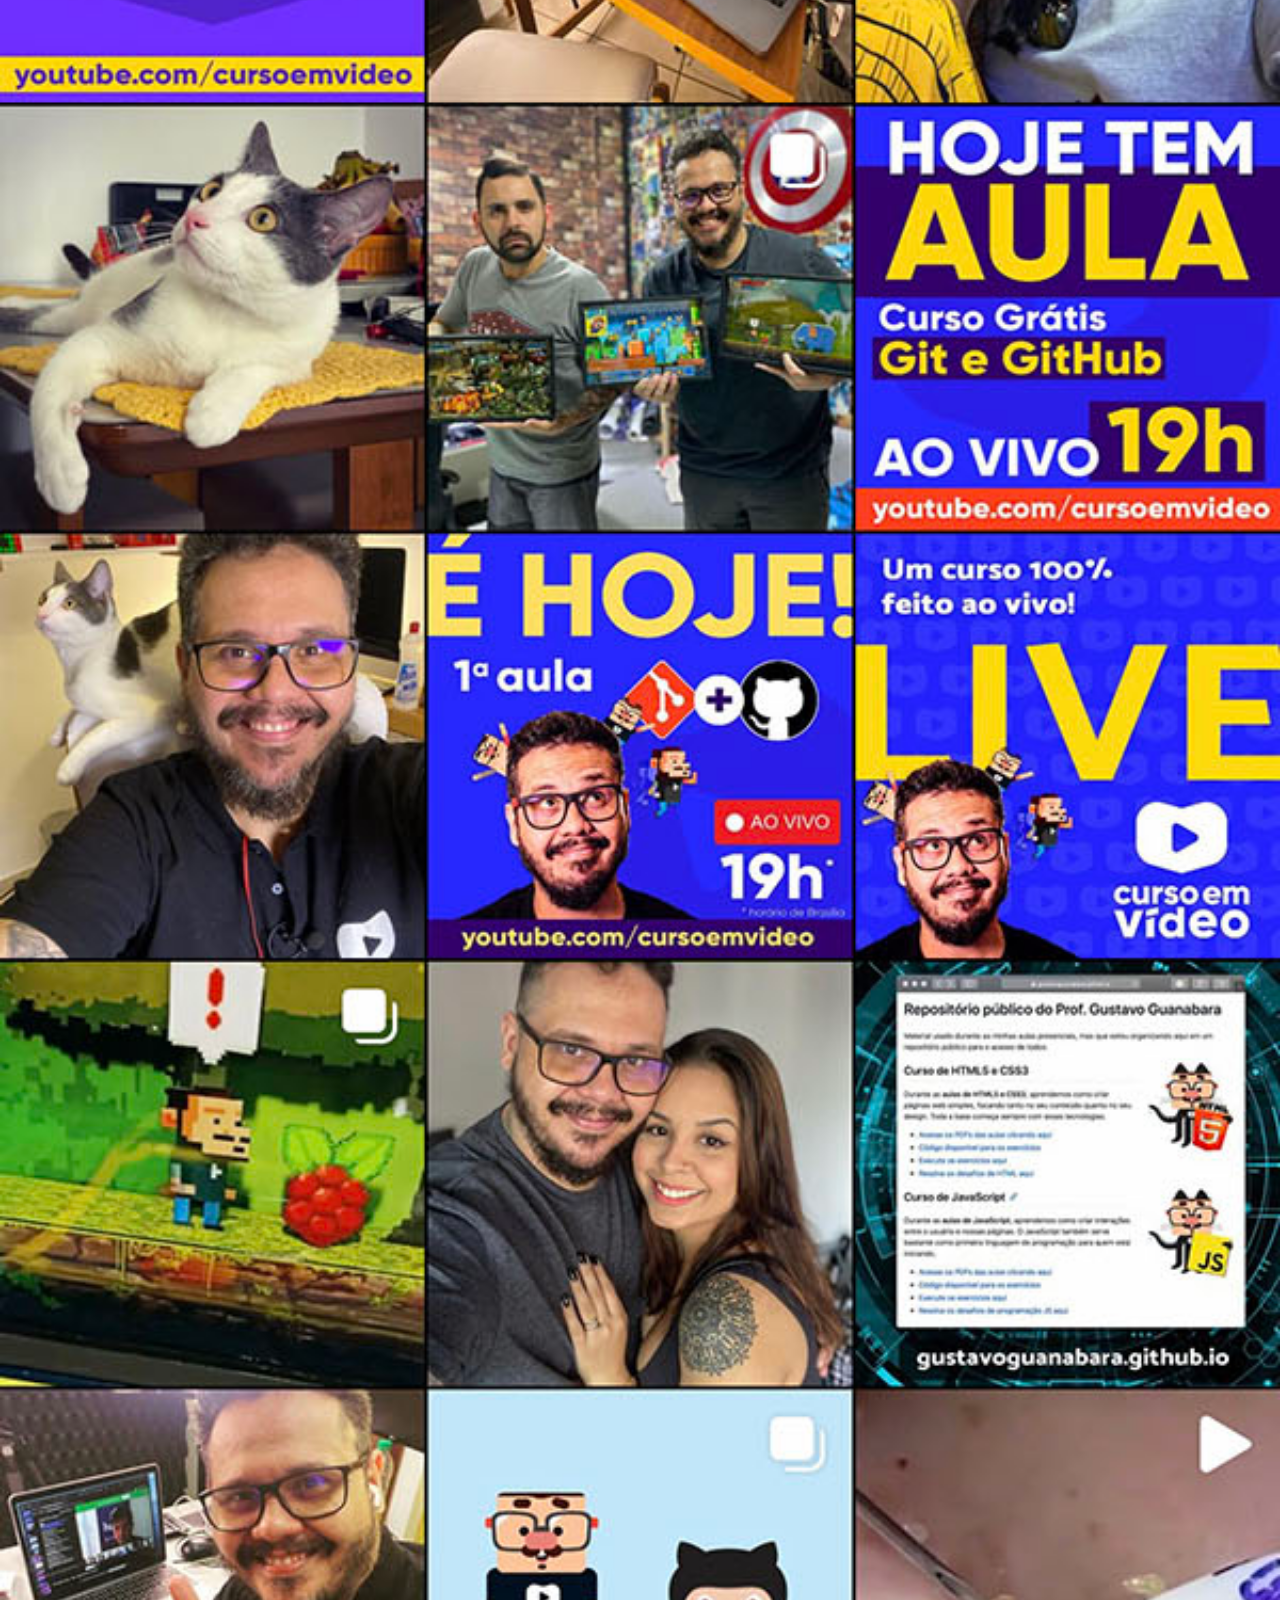
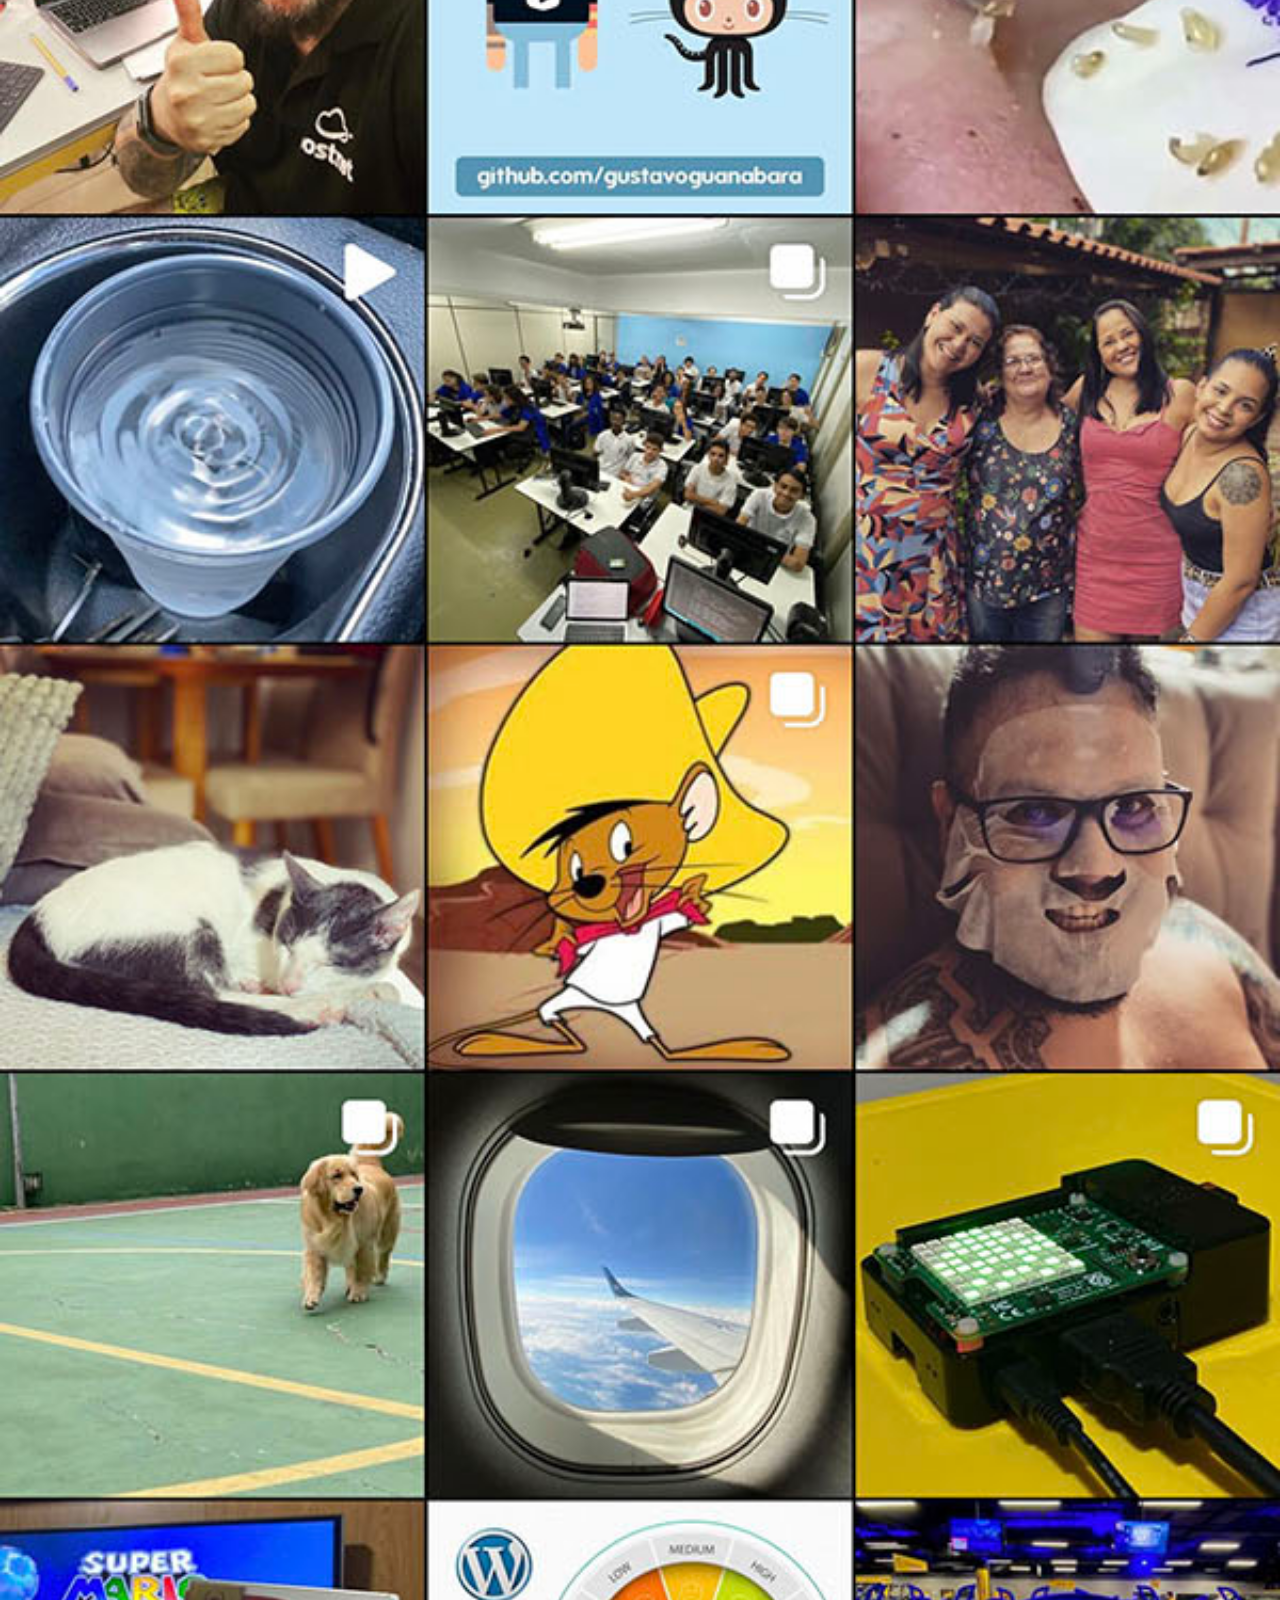
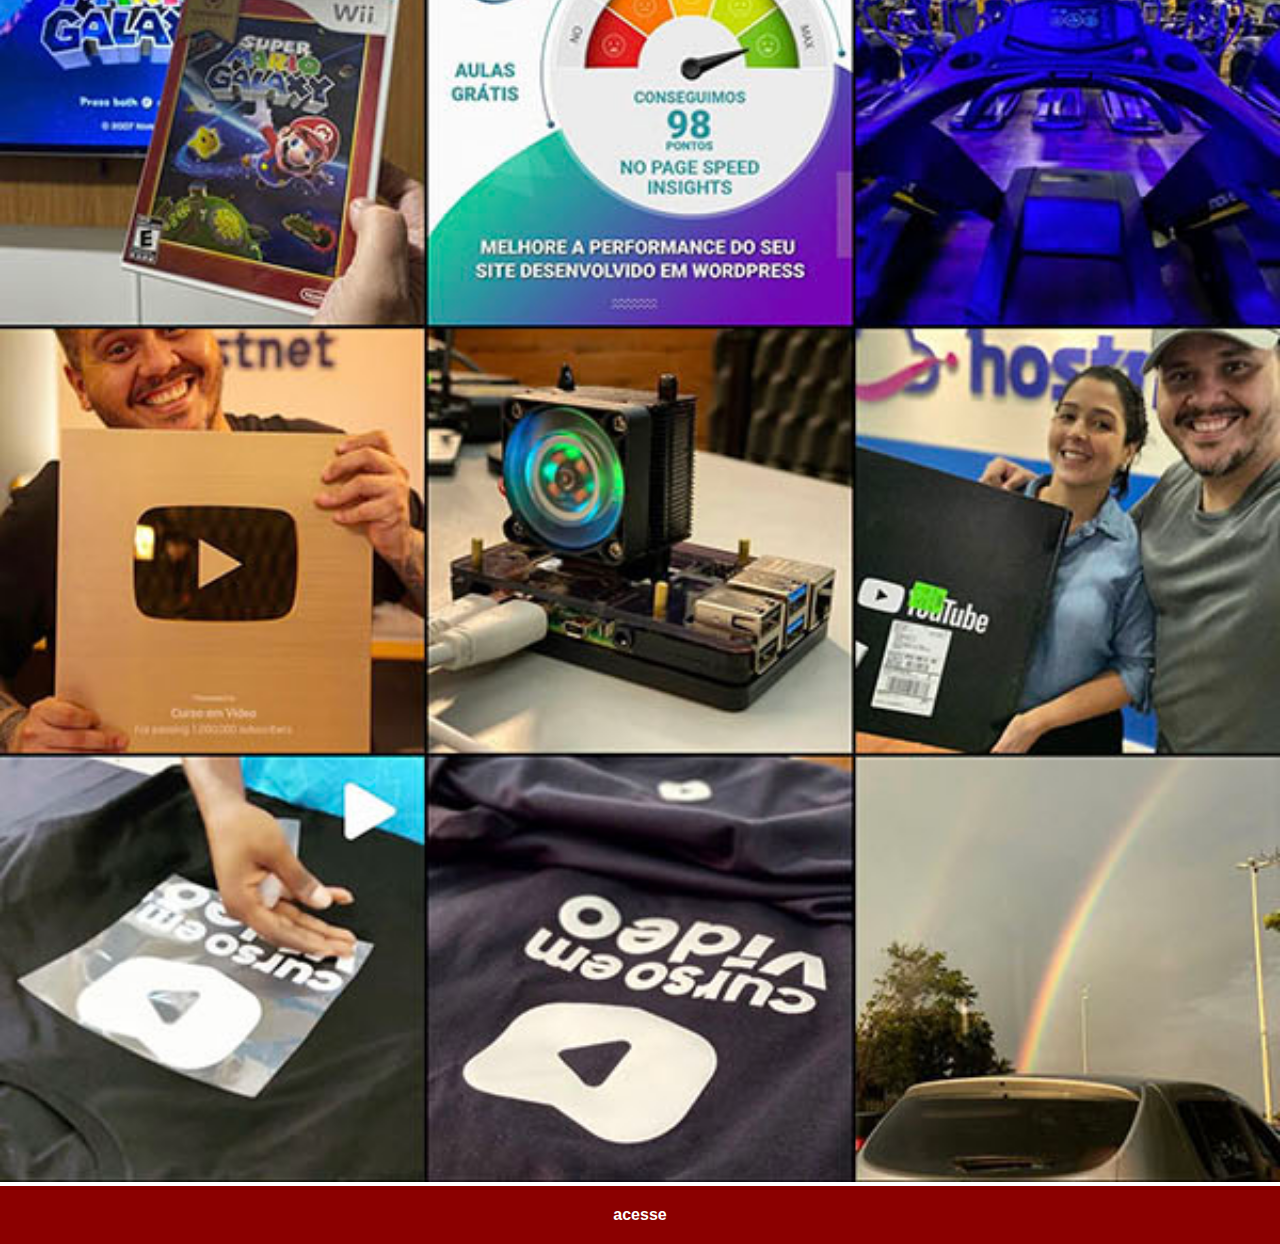
<file: redes/instagram.html>
<!DOCTYPE html>
<html lang="pt-br">
<head>
    <meta charset="UTF-8">
    <meta http-equiv="X-UA-Compatible" content="IE=edge">
    <meta name="viewport" content="width=device-width, initial-scale=1.0">
    <title>instagram</title>
    <link rel="stylesheet" href="../estilos/social.css">
</head>
<body>
    <img src="../imagens/tela-instagram.jpg" alt="">
    <a href="https://www.instagram.com/gustavoguanabara/" target="_blank">acesse</a>
</body>
</html>
</file>
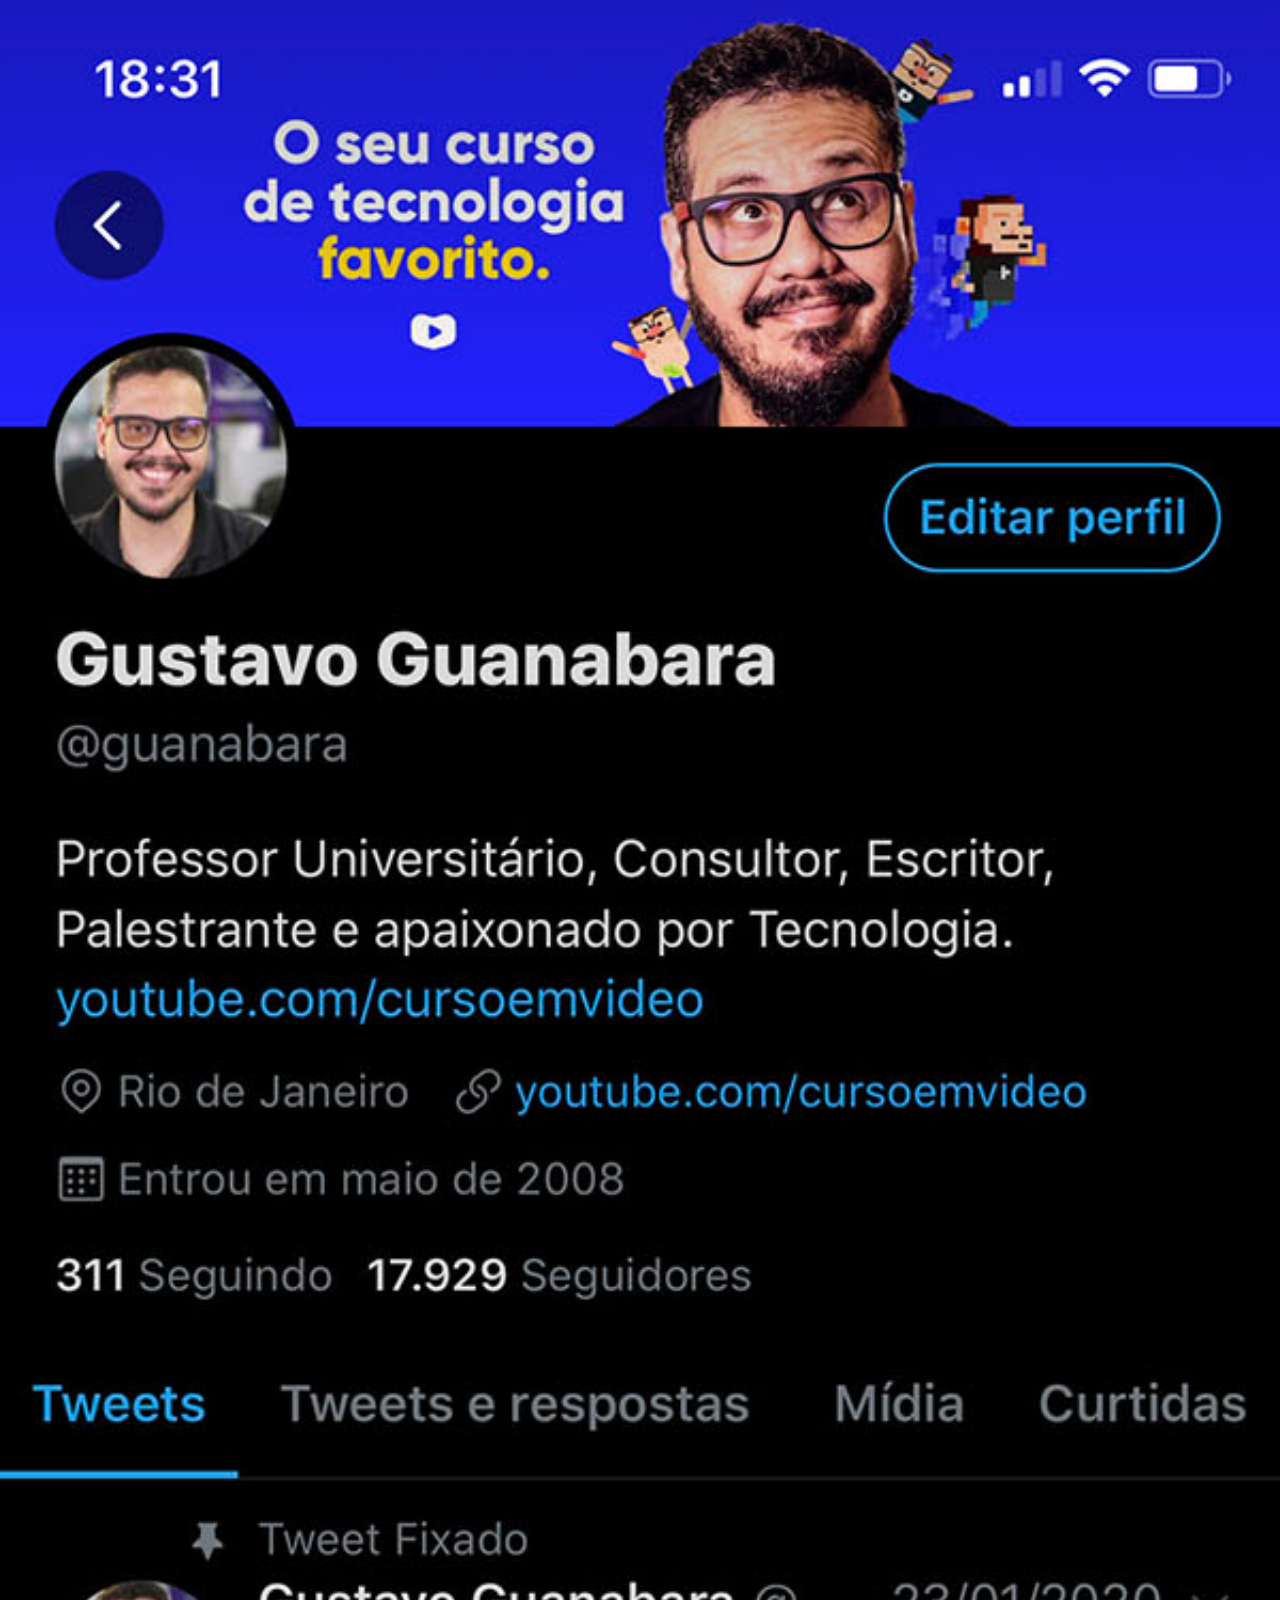
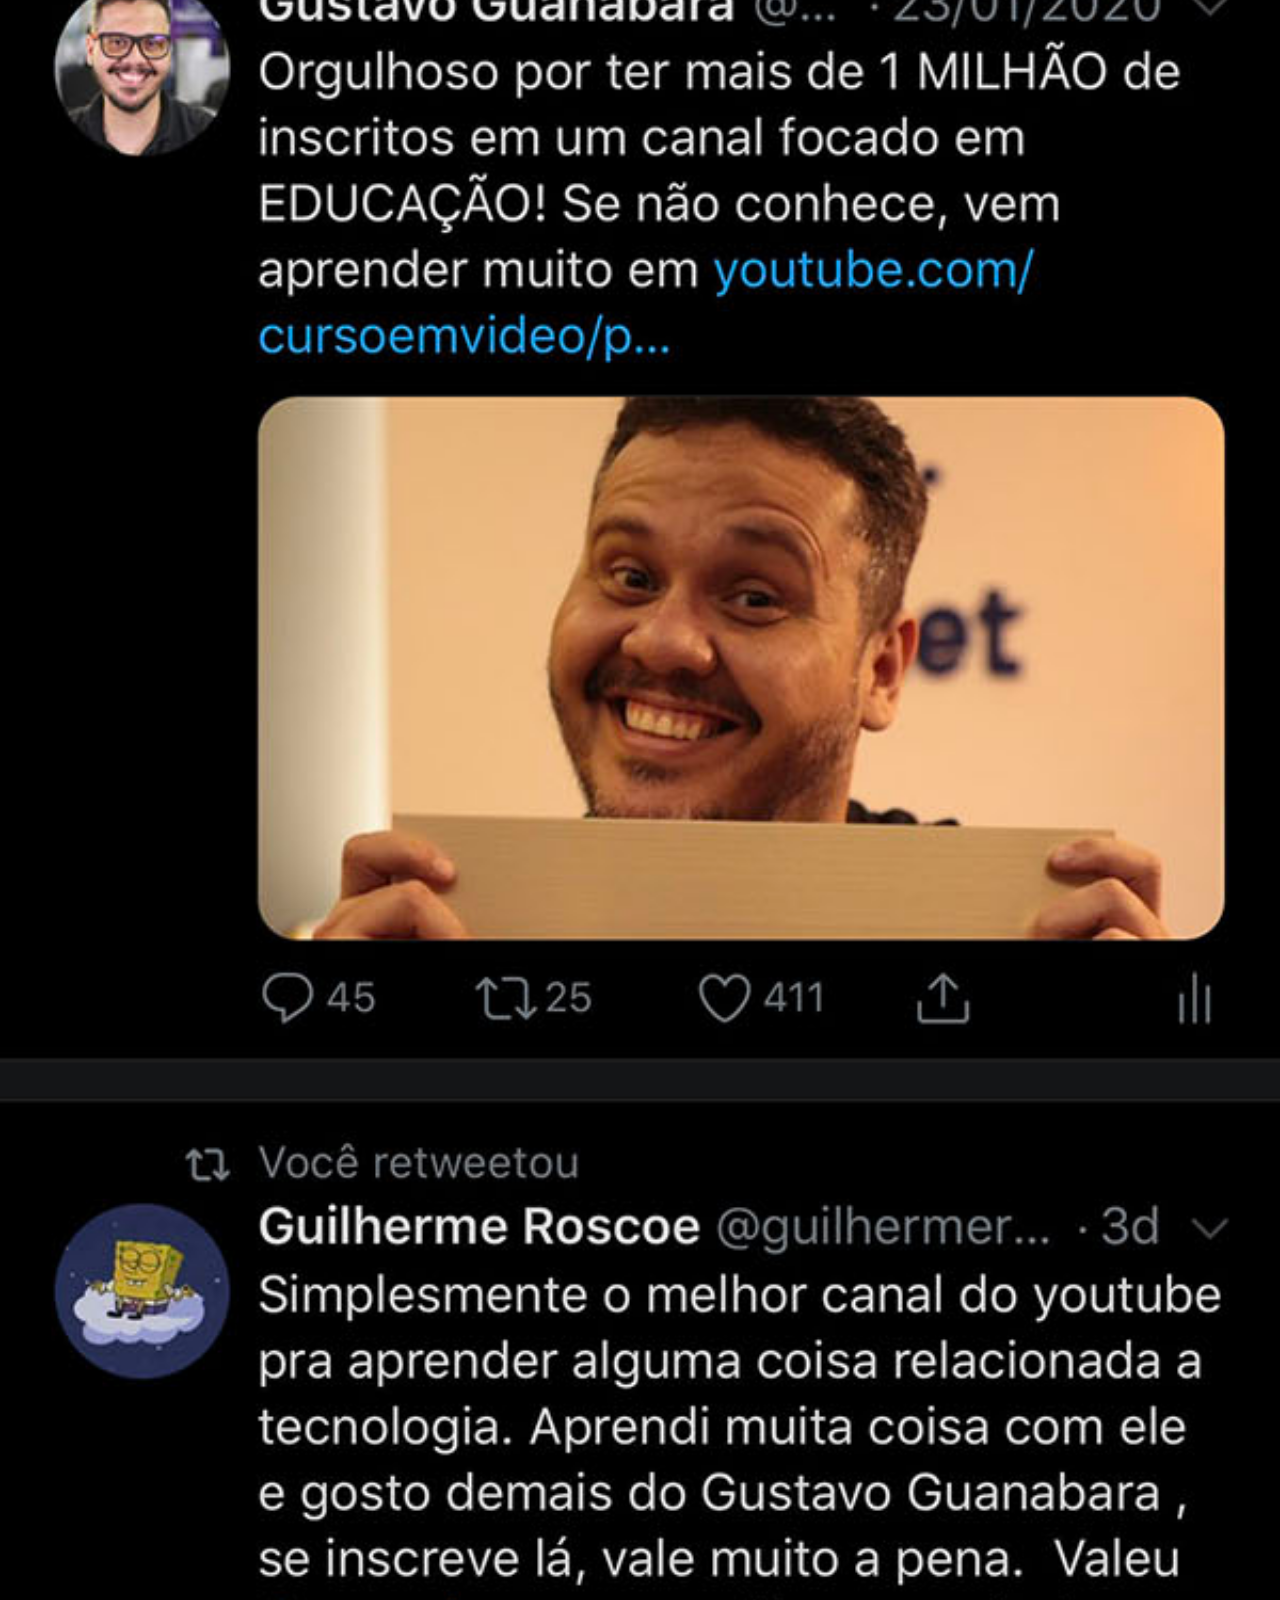
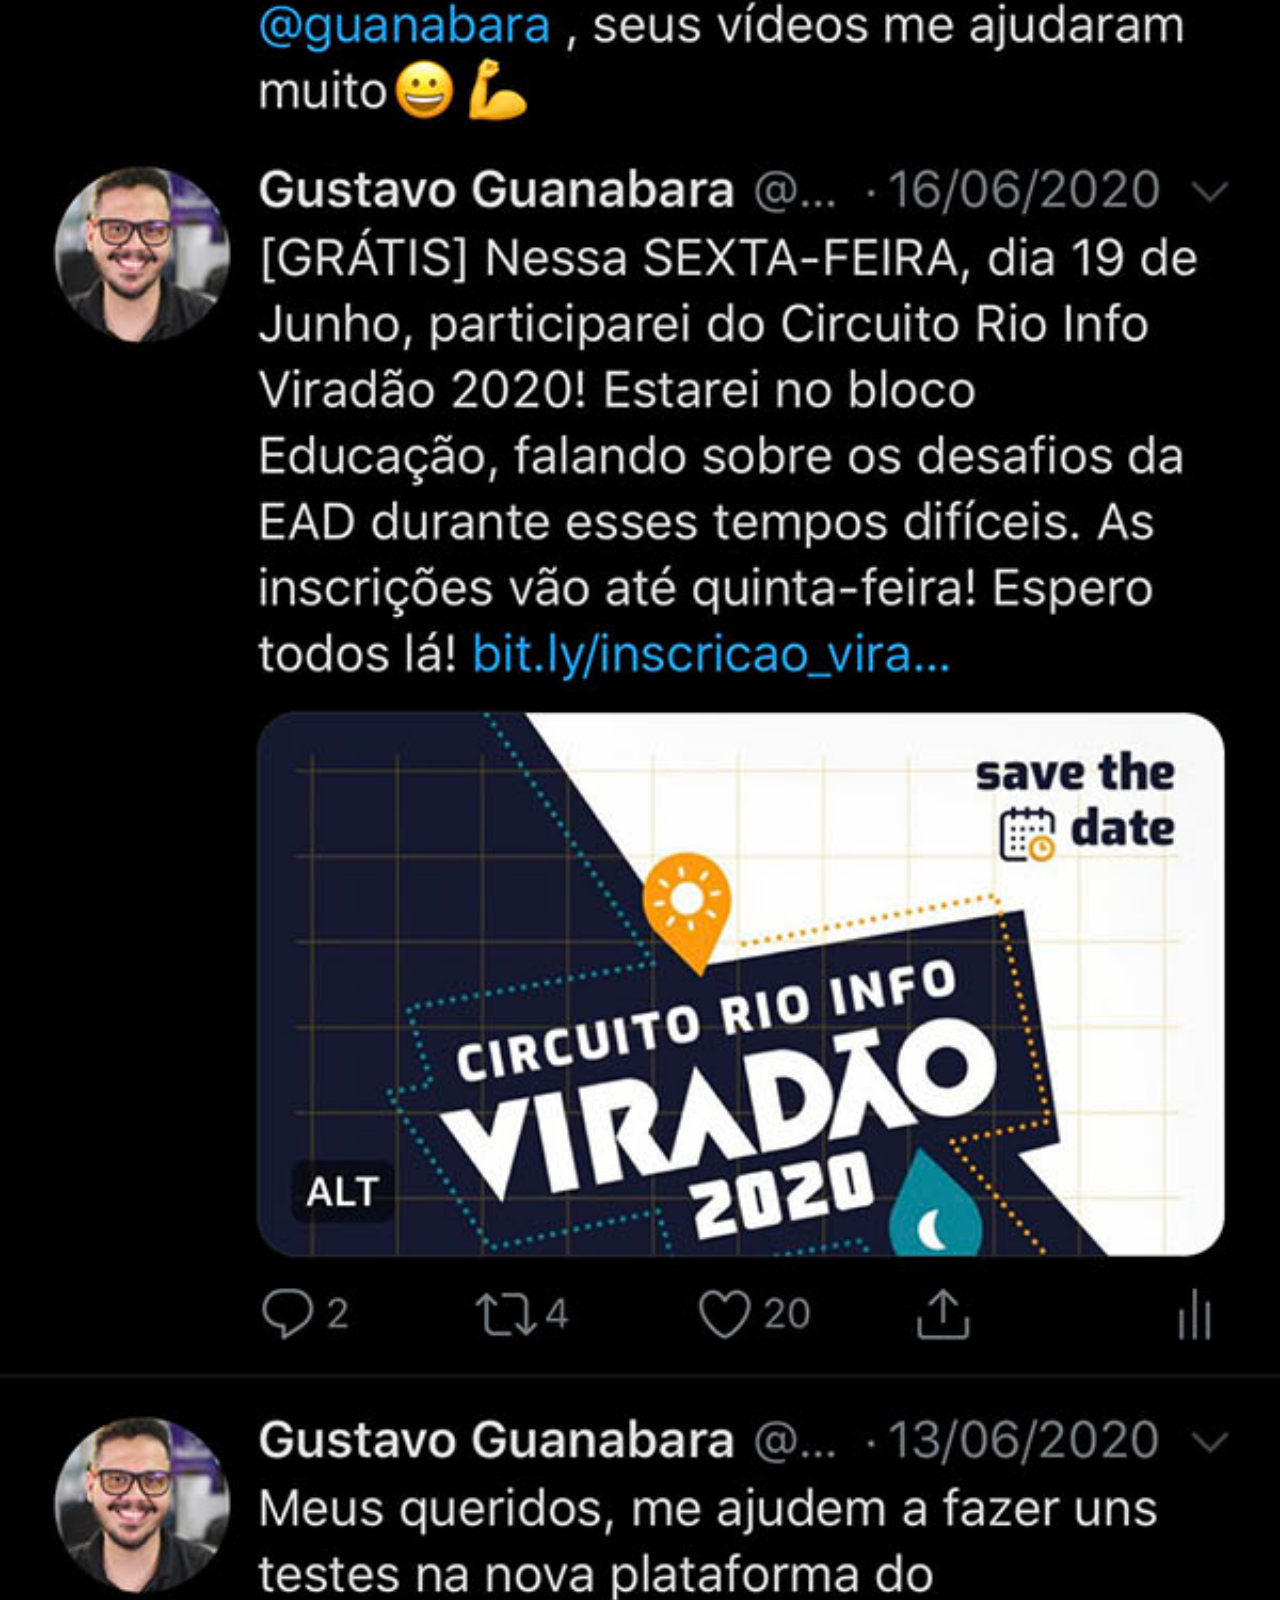
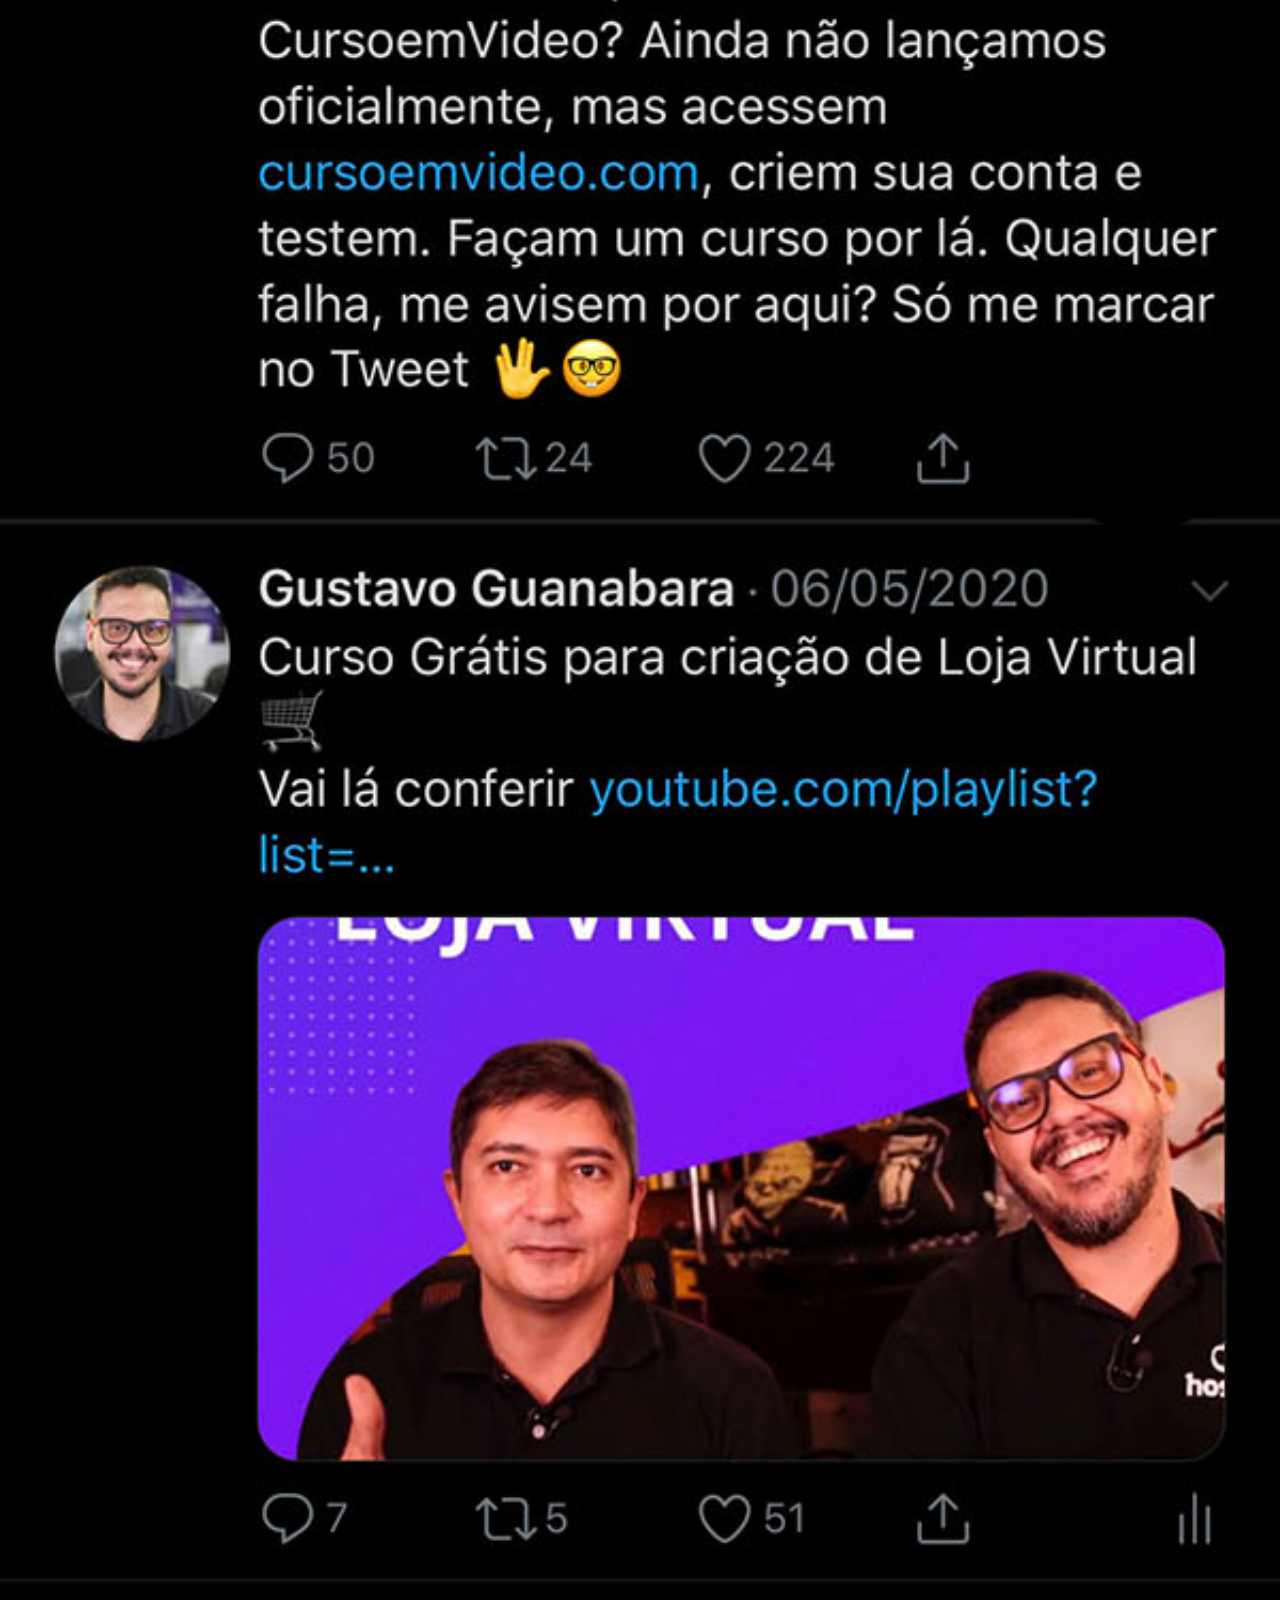
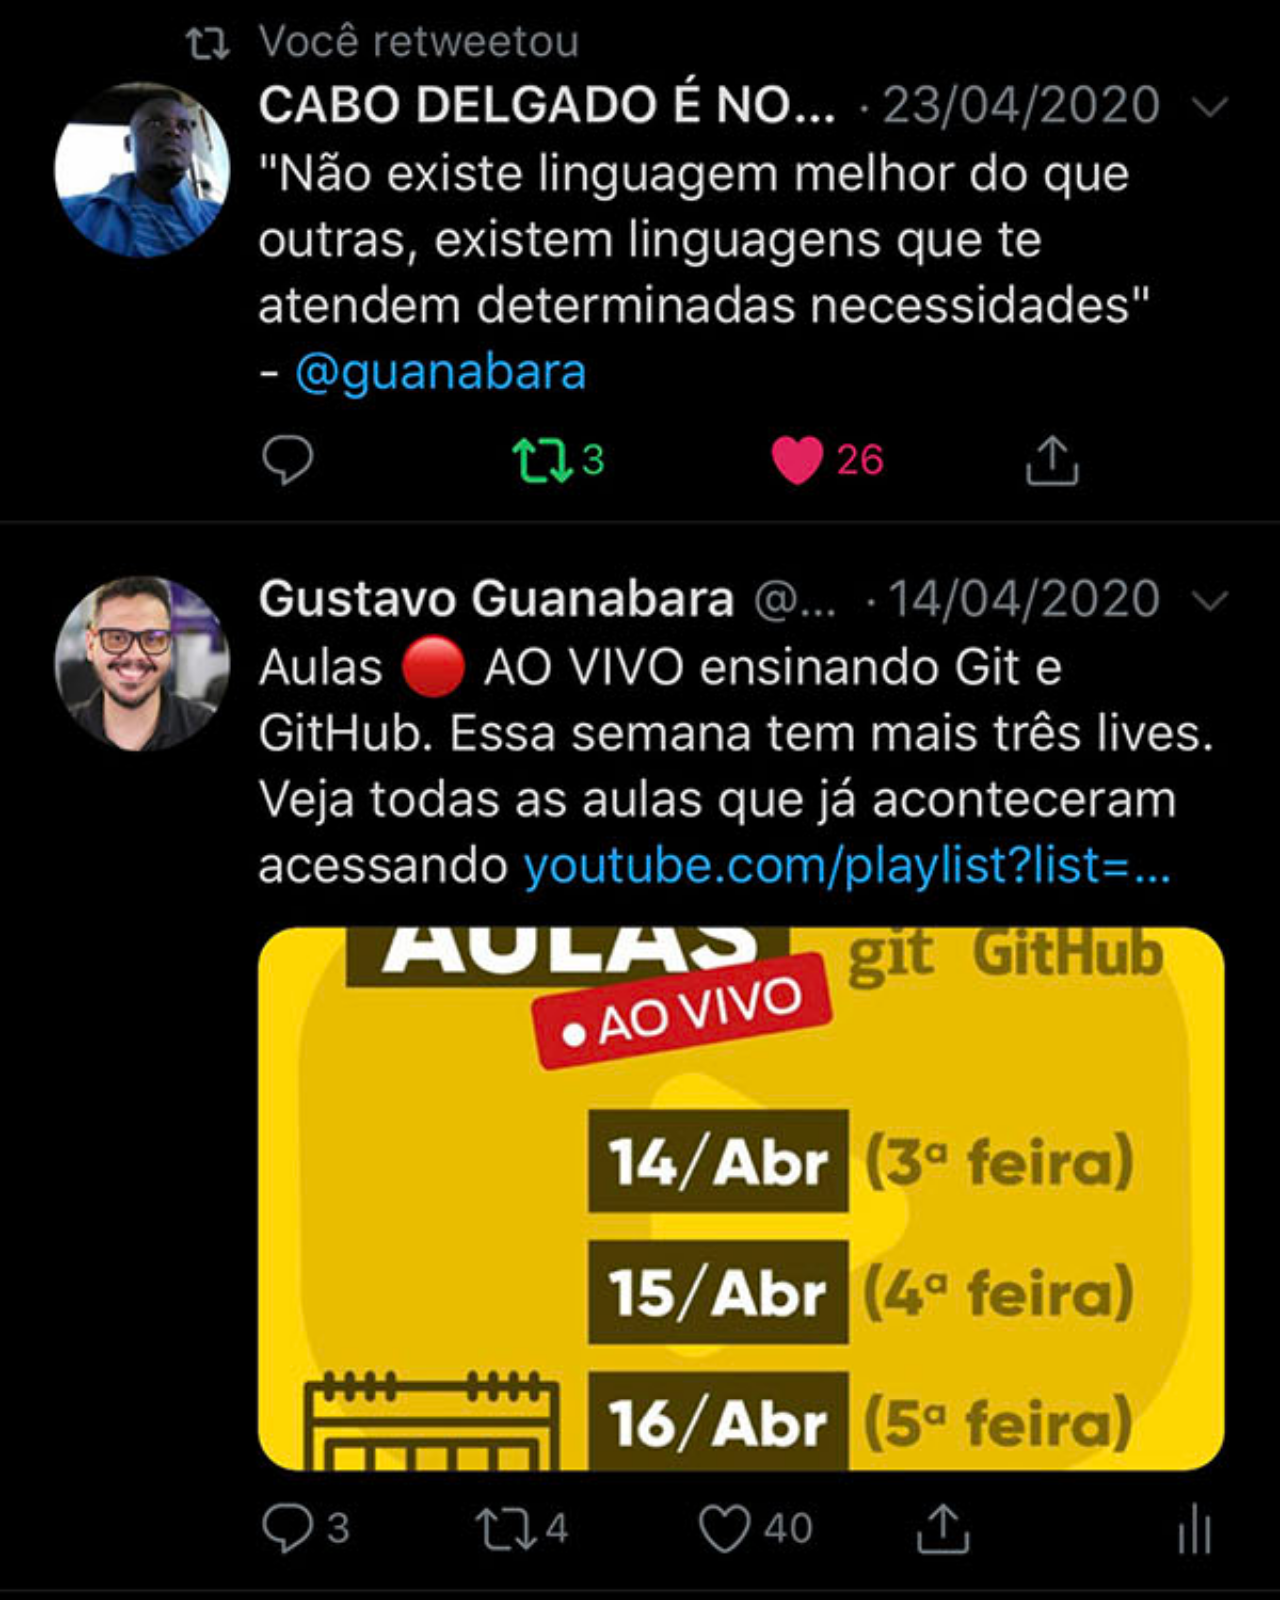
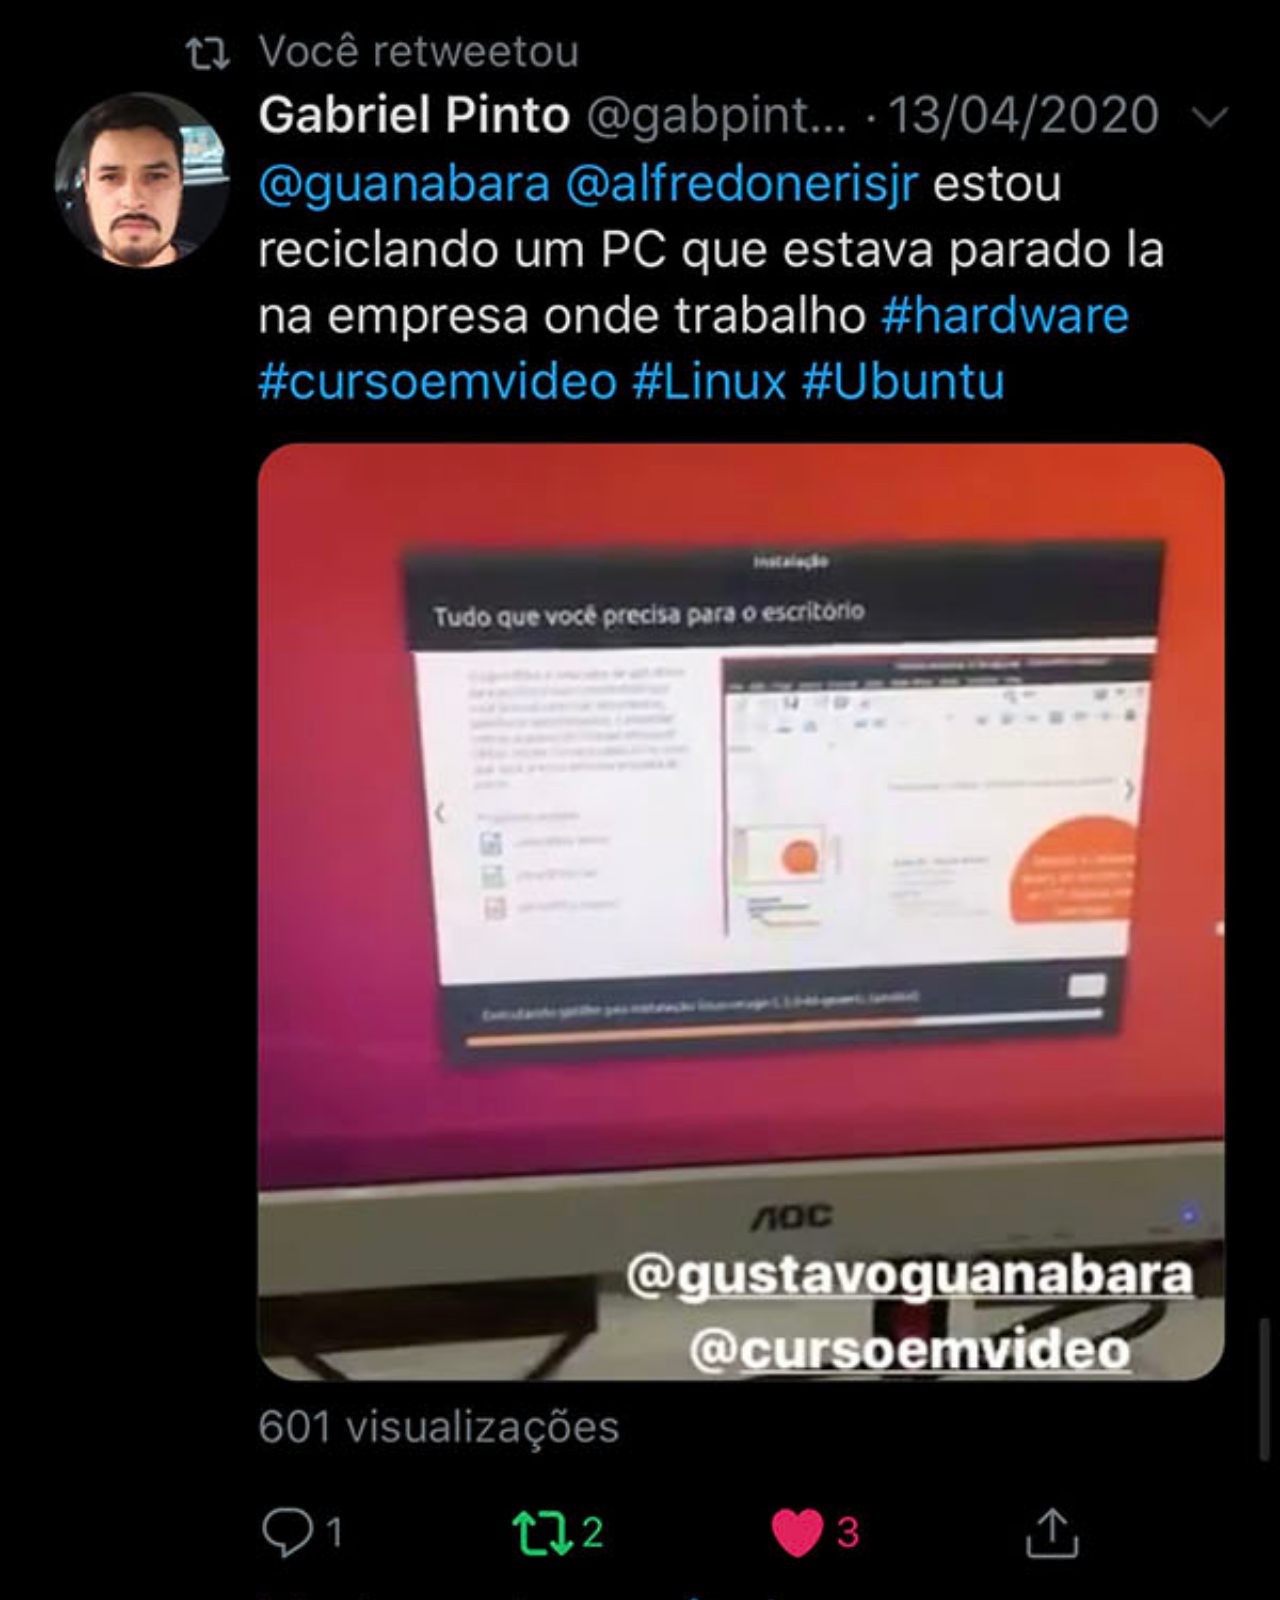
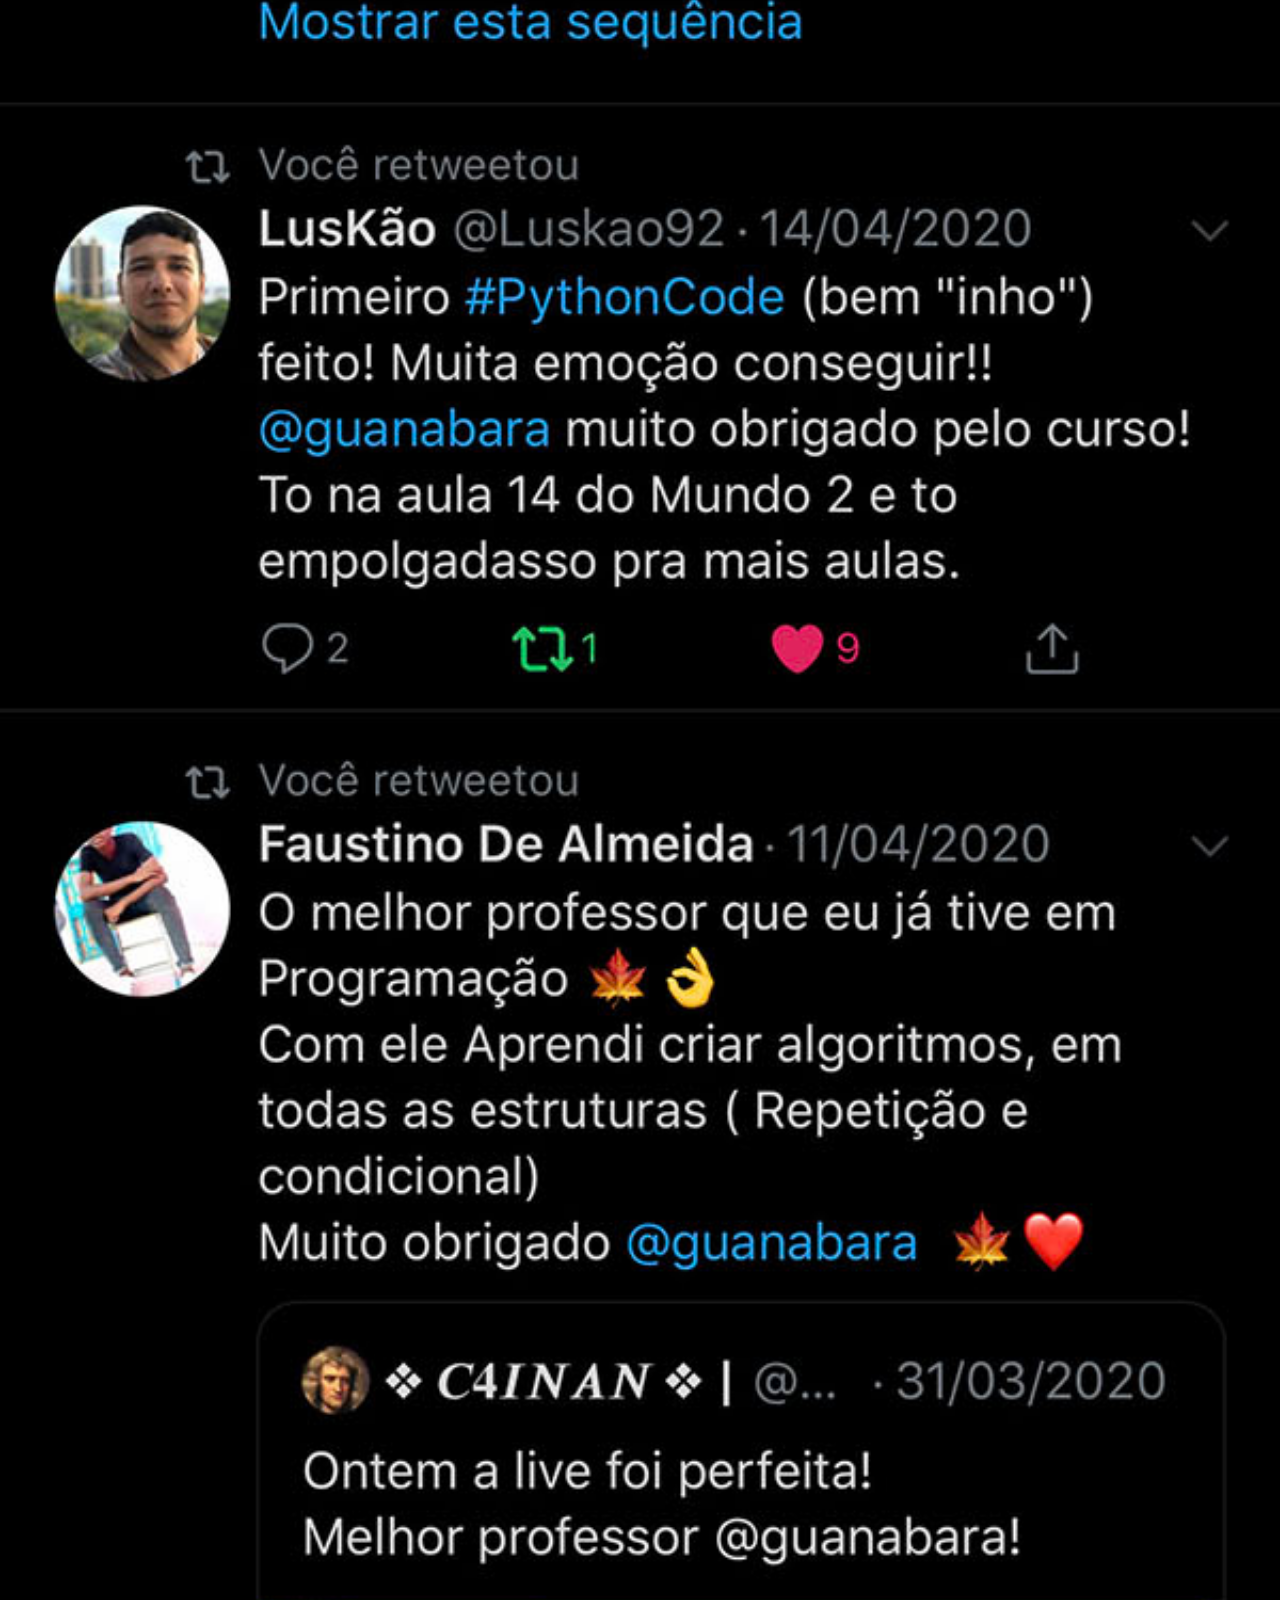
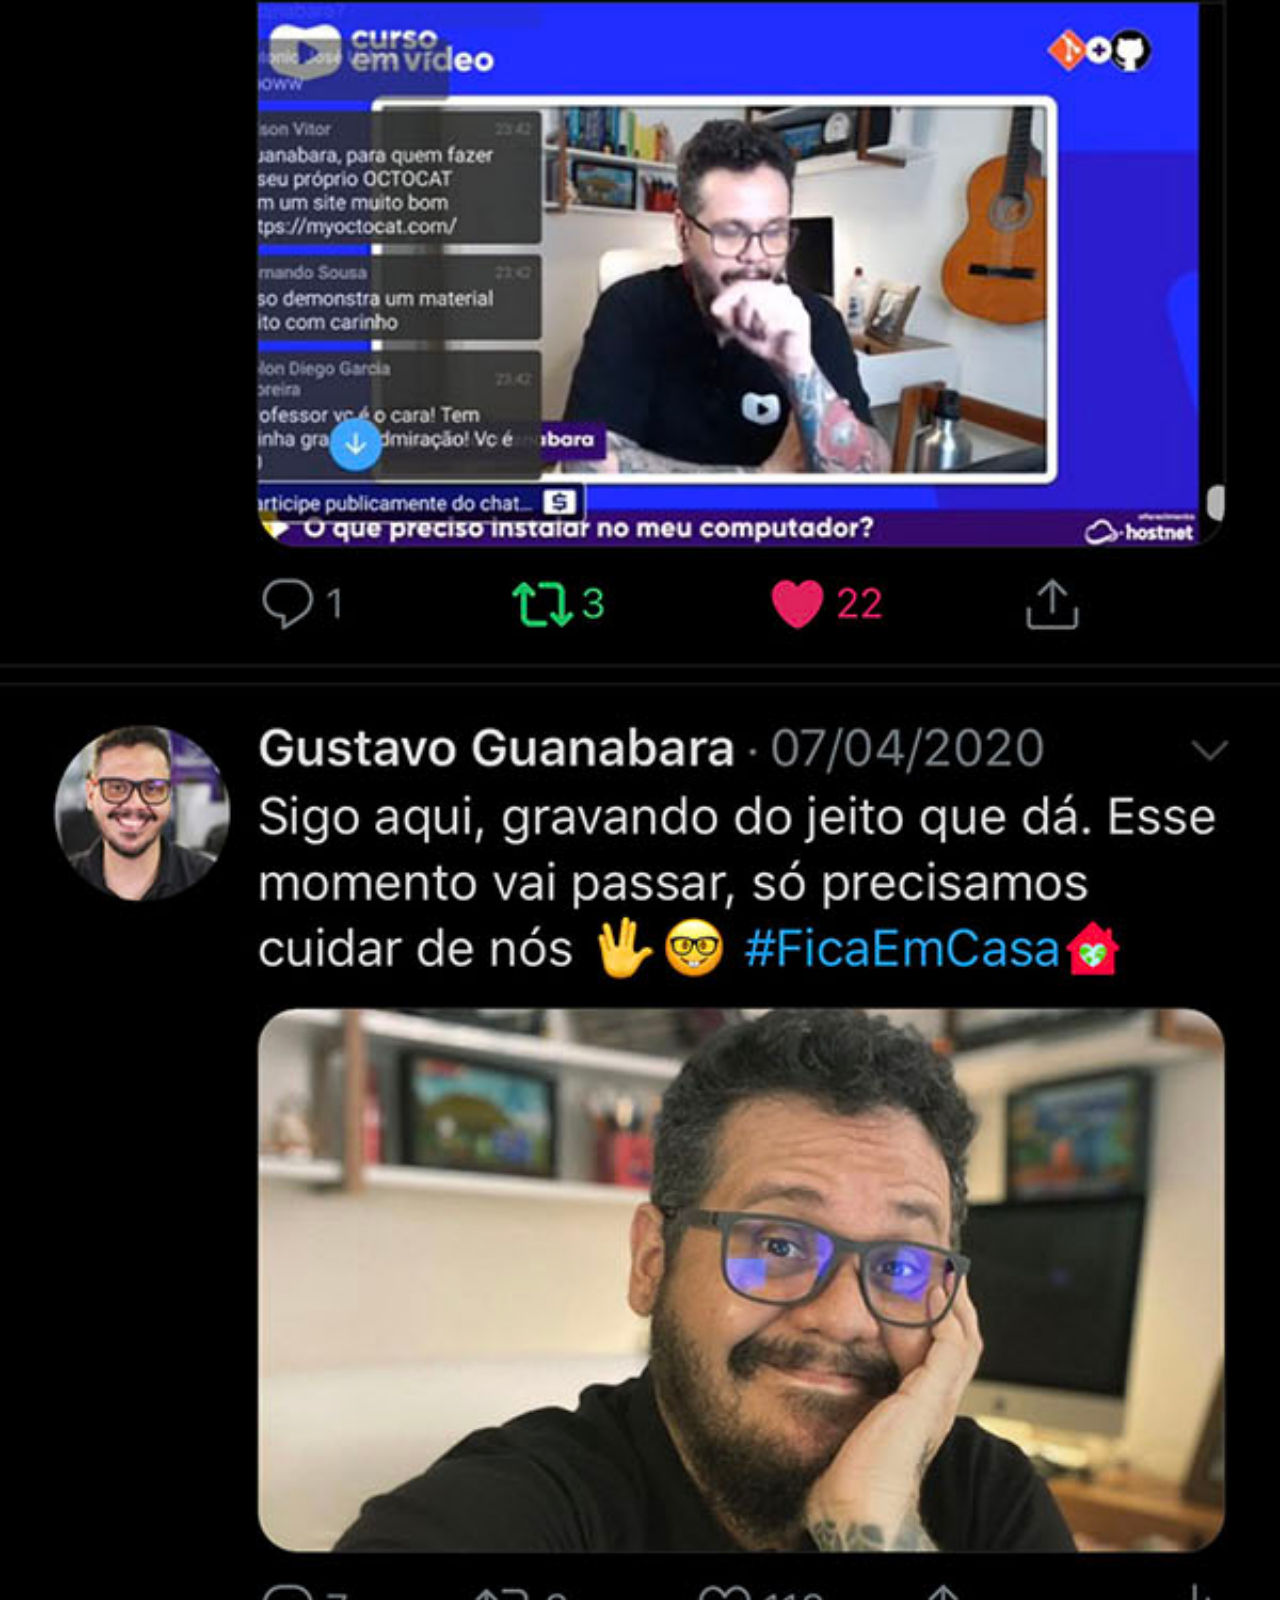
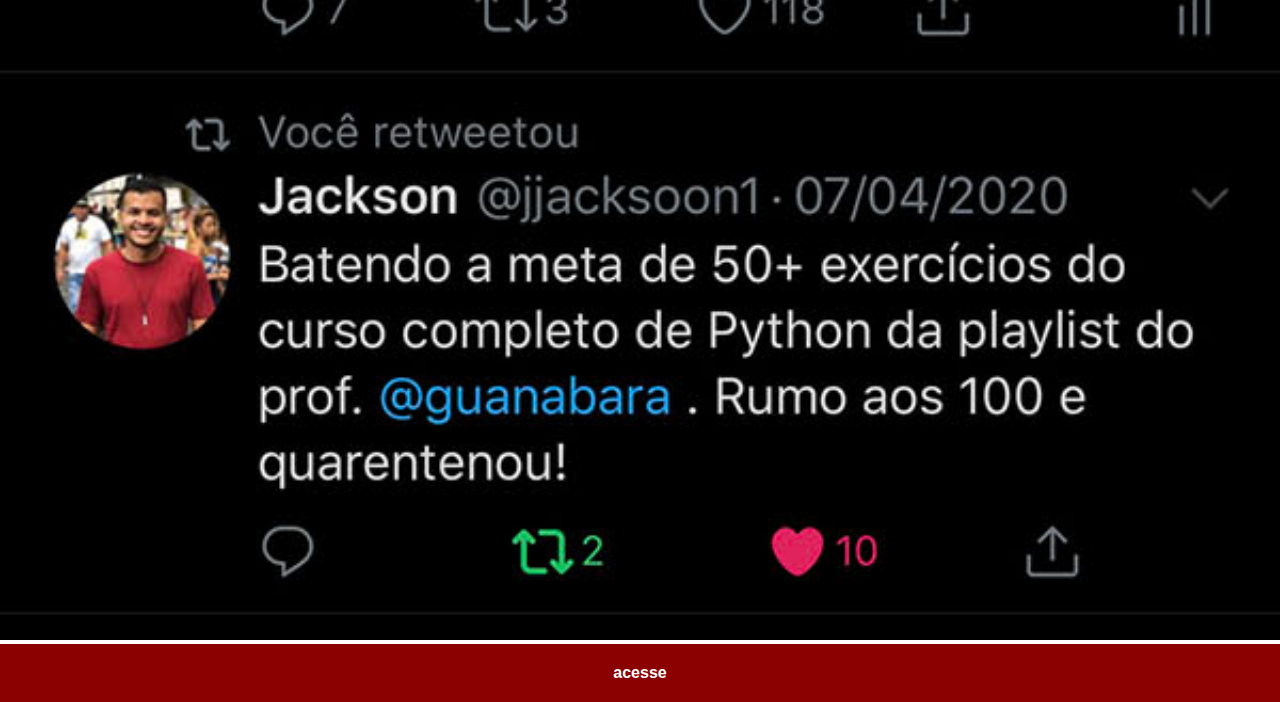
<file: redes/twitter.html>
<!DOCTYPE html>
<html lang="pt-br">
<head>
    <meta charset="UTF-8">
    <meta http-equiv="X-UA-Compatible" content="IE=edge">
    <meta name="viewport" content="width=device-width, initial-scale=1.0">
    <title>Twitter</title>
    <link rel="stylesheet" href="../estilos/social.css">
</head>
<body>
    <img src="../imagens/tela-twitter.jpg" alt="">
    <a href="https://twitter.com/guanabara" target="_blank">acesse</a>
</body>
</html>
</file>
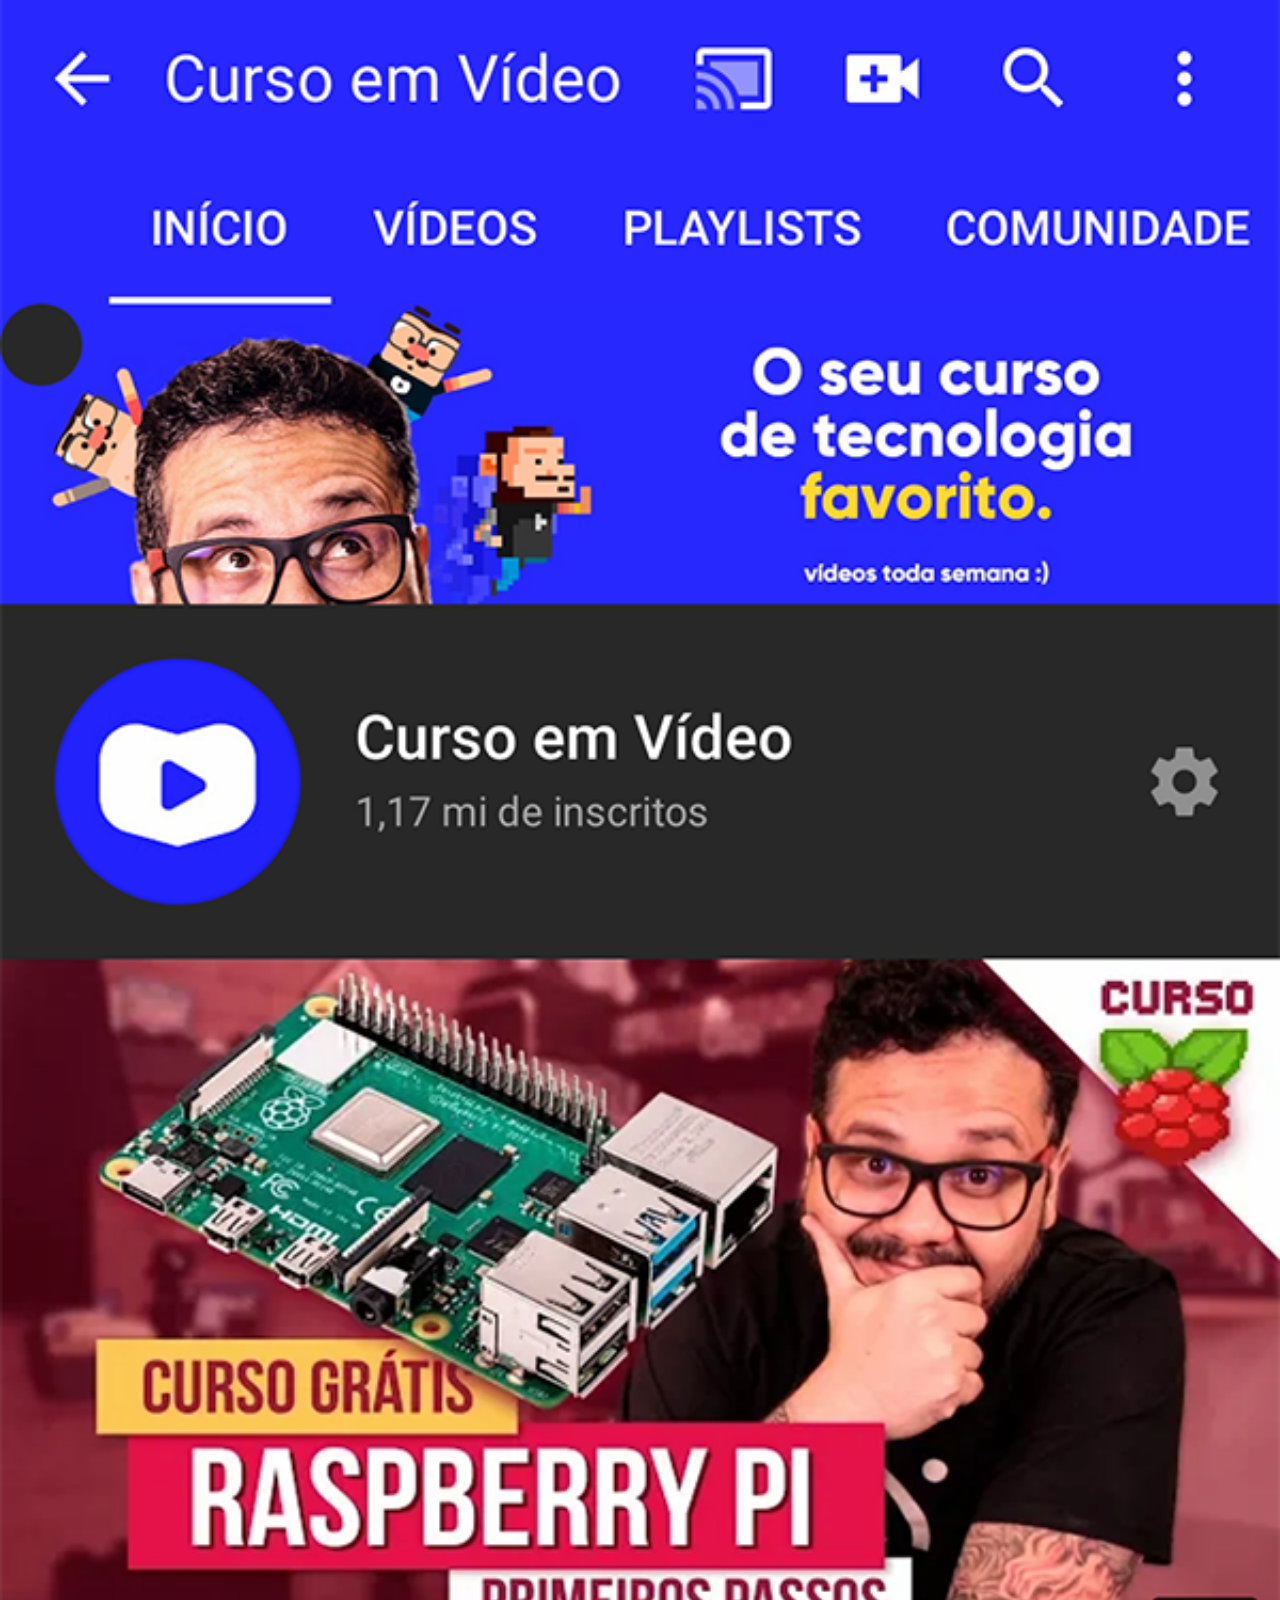
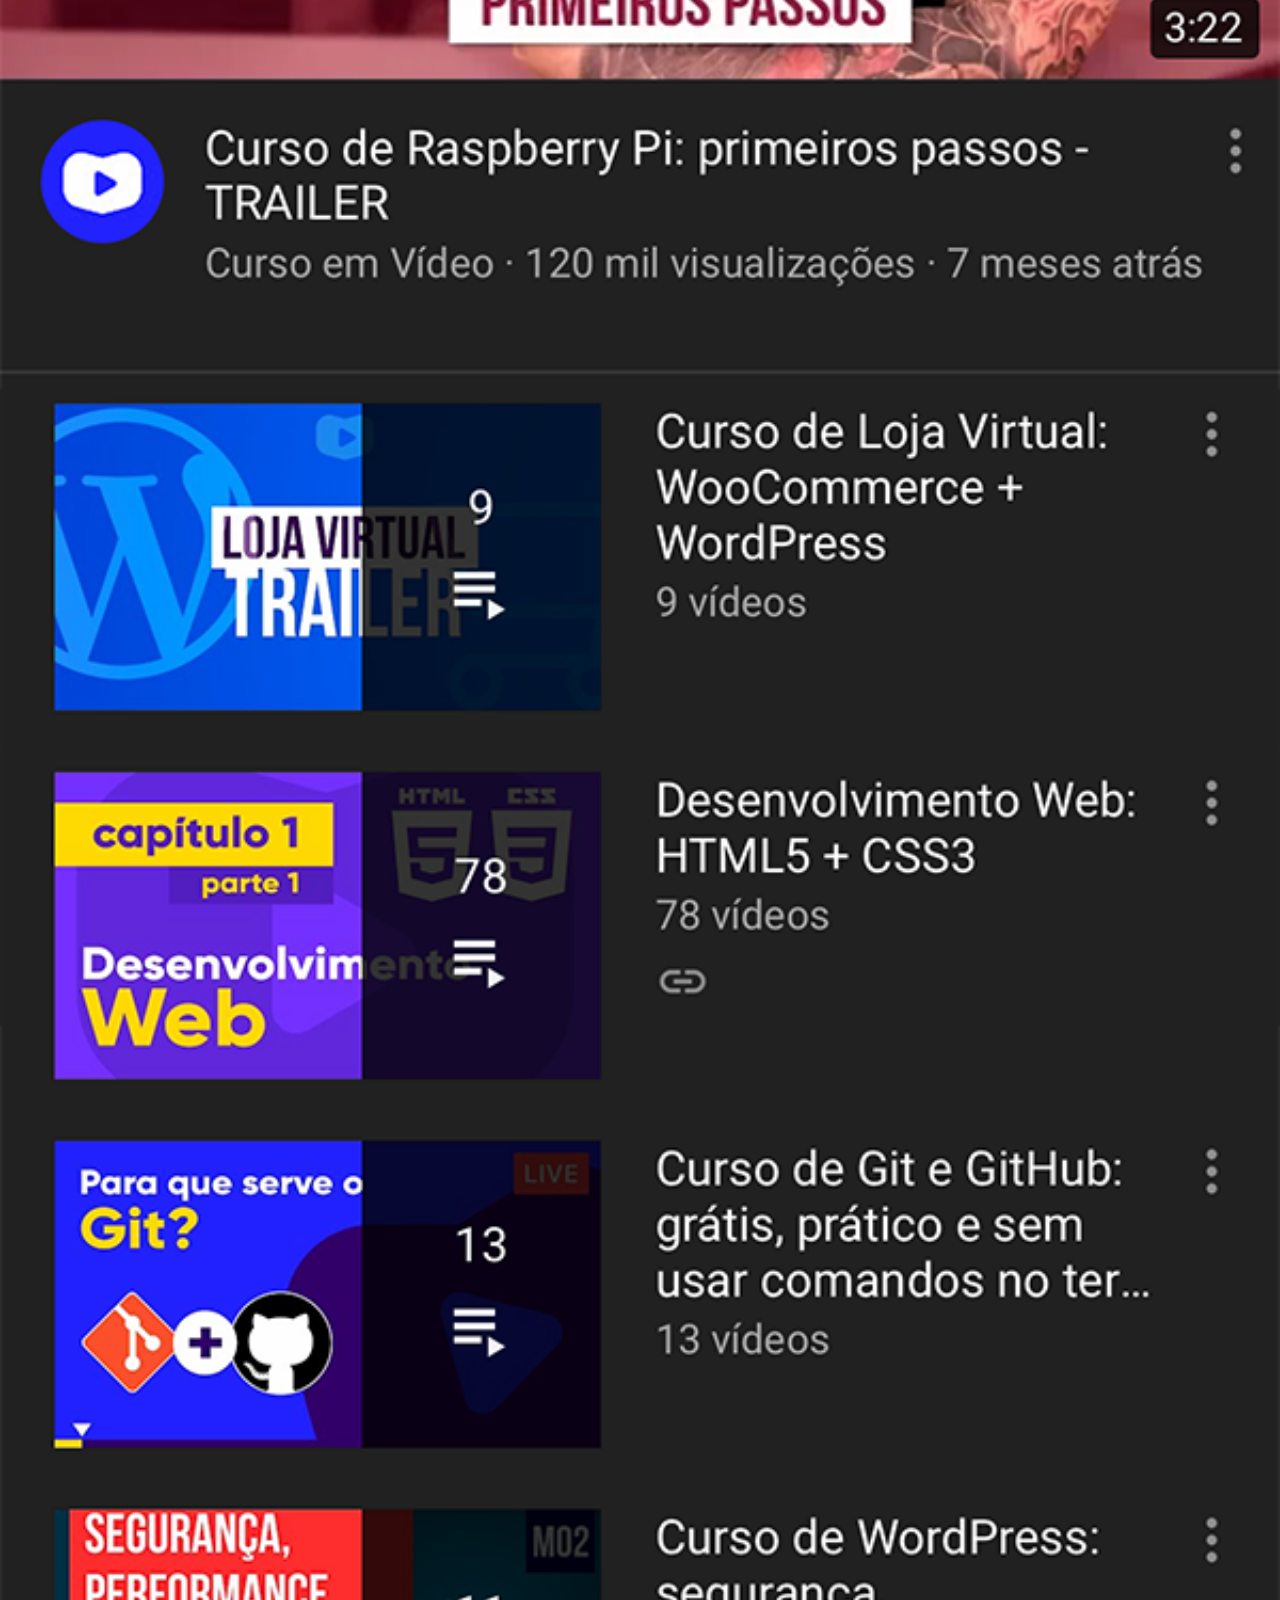
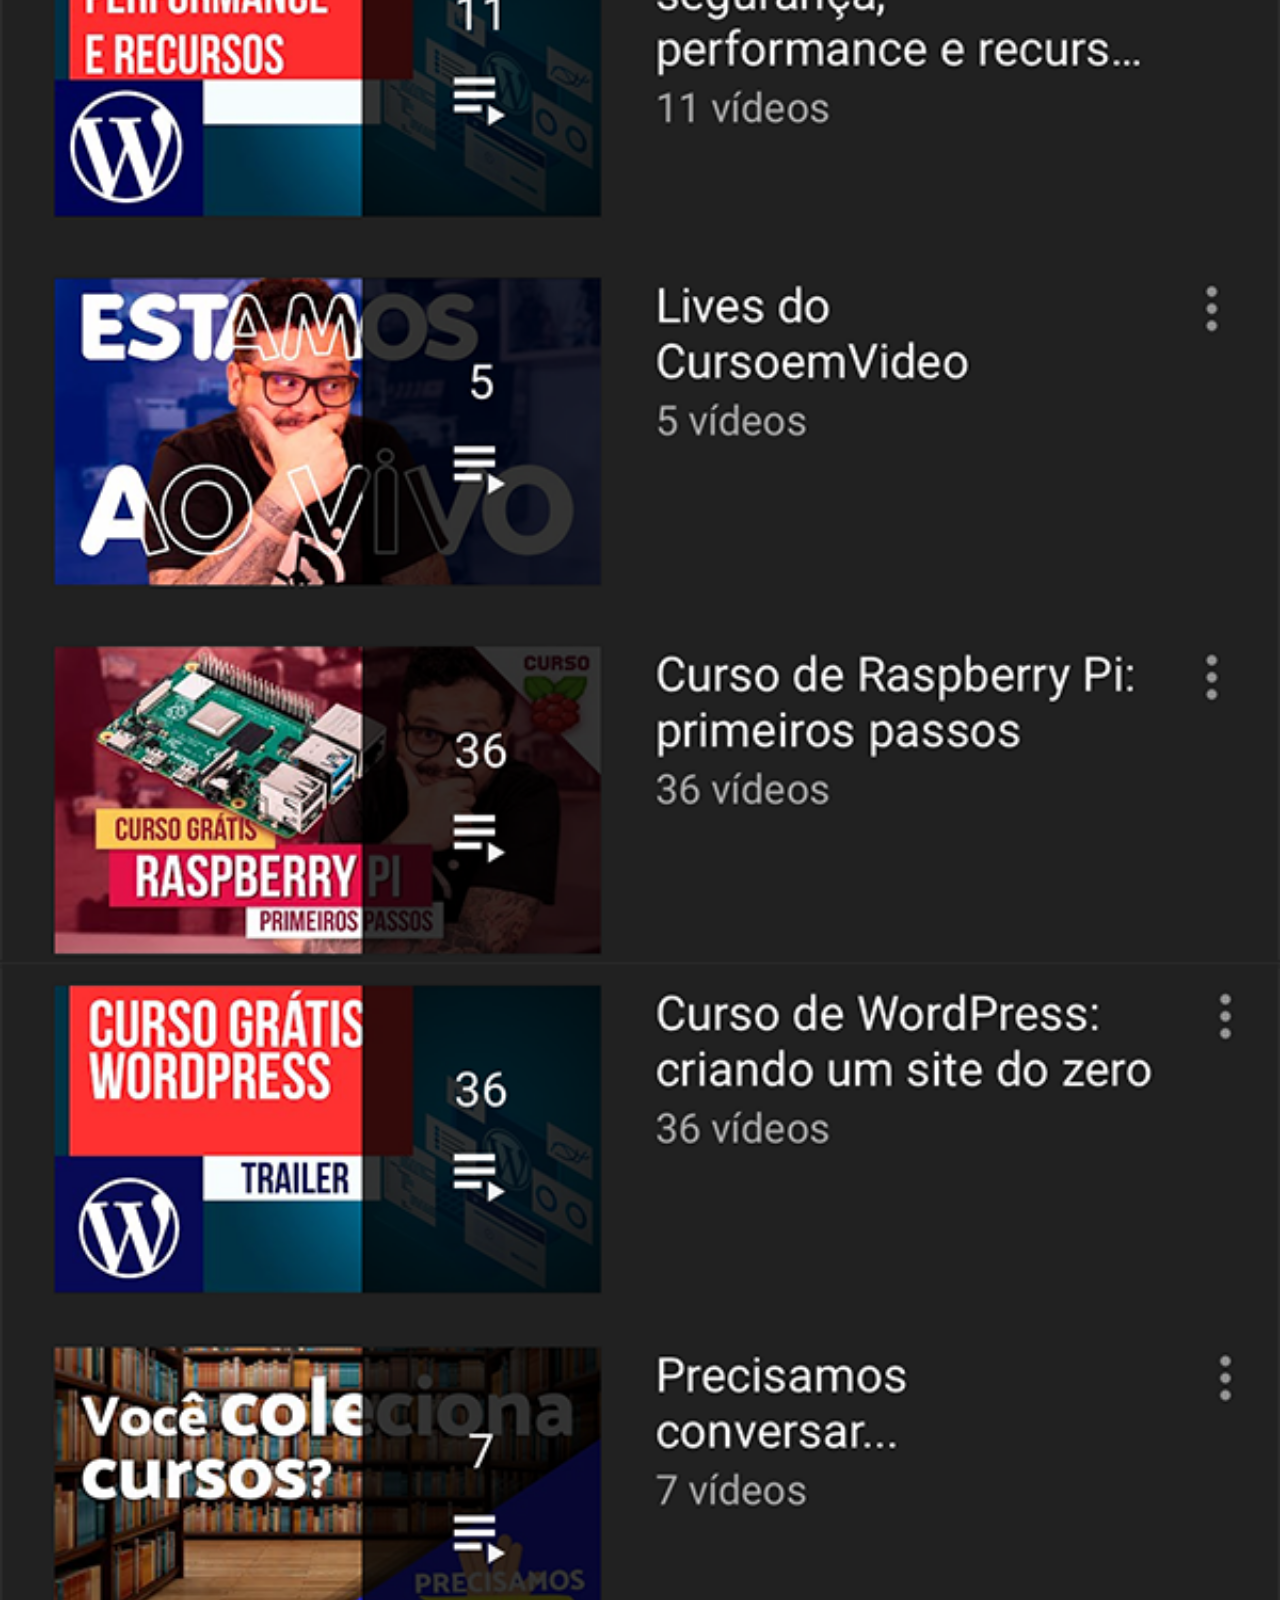
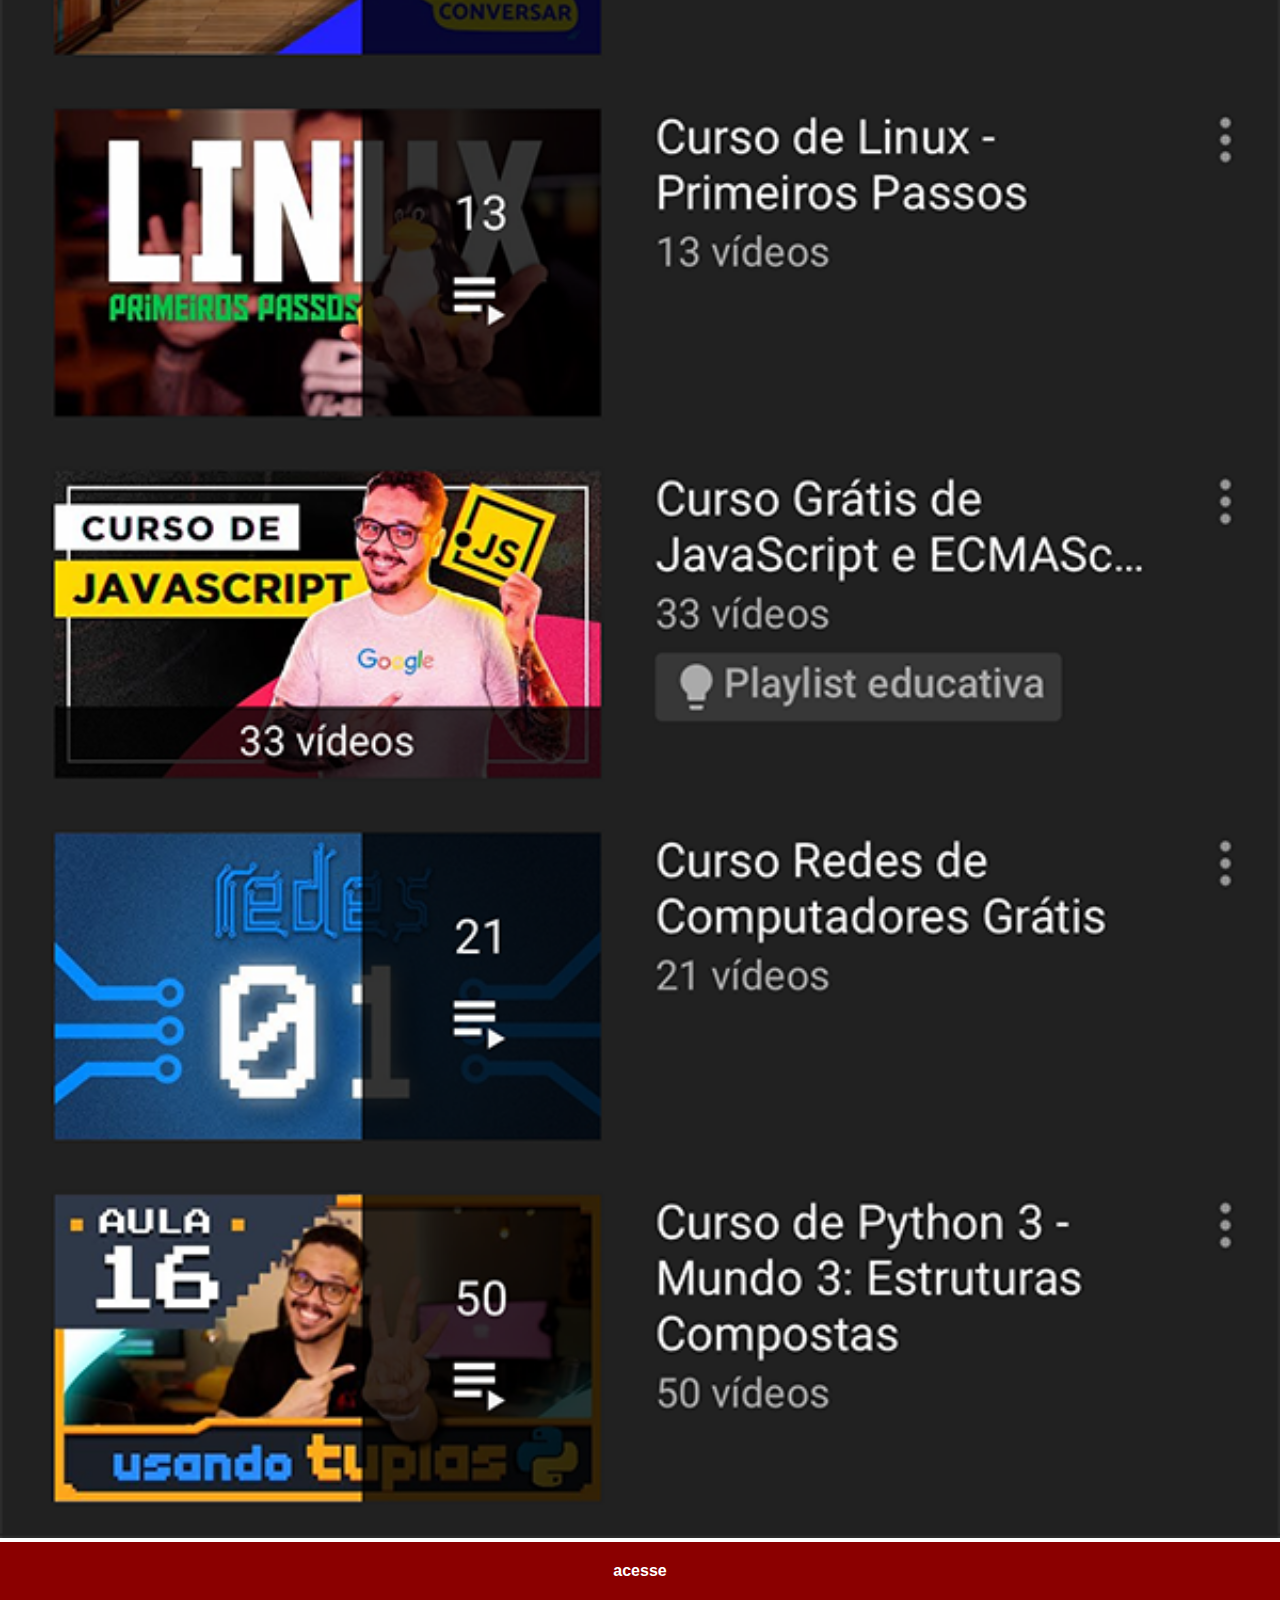
<file: redes/youtube.html>
<!DOCTYPE html>
<html lang="pt-br">
<head>
    <meta charset="UTF-8">
    <meta http-equiv="X-UA-Compatible" content="IE=edge">
    <meta name="viewport" content="width=device-width, initial-scale=1.0">
    <title>Youtube</title>
    <link rel="stylesheet" href="../estilos/social.css">
</head>
<body>
    <img src="../imagens/tela-youtube.png" alt="">
    <a href="https://www.youtube.com/c/CursoemV%C3%ADdeo" target="_blank">acesse</a>
</body>
</html>
</file>
<file: estilos/style.css>
@charset "UTF-8";

* {
    padding: 0px;
    margin: 0px;
    font-family: Arial, Helvetica, sans-serif;
}

html, body {
    height: 100vh;
    width: 100vw;
    background-color: black;
}

body {
    background: url("../imagens/fundo-madeira.jpg") no-repeat center top fixed;
    background-size: cover;
}

main {
    height: 100vh;
}

section#telefone {
    position: absolute;
    top: 50%;
    left: 50%;
    transform: translate(-50%, -50%);
    
    height: 627px;
    width: 311px;
    background: url("../imagens/frame-iphone.png") no-repeat;
}

iframe#tela {
    position: relative;
    top: 80px;
    left: 22px;
    width: 267px;
    height: 470px;
}

section#redes-sociais {
    text-align: right;
}

section#redes-sociais img {
    border-radius: 50%;

    margin: 10px;
    width: 50px;
    margin-bottom: 10px;
    box-shadow: 1px 1px 5px rgba(0, 0, 0, 0.767);
}

section#redes-sociais img:hover {
    border: 2px solid rgba(255, 255, 255, 0.596);
    transform: translate(-3px, -3px);
    box-shadow: 5px 5px 10px rgba(0, 0, 0, 0.445);
    transition: transform .3s, border 1s;
}
</file>
<file: estilos/social.css>
* {
    margin: 0px;
    padding: 0px;
    font-family: Arial, Helvetica, sans-serif;
}

::-webkit-scrollbar {
    height: 0px;
    width: 0px;
}

img {
    width: 100vw;
}

a {
    display: block;
    background-color: darkred;
    color: white;
    padding: 20px;
    text-align: center;
    font-weight: bolder;
    text-decoration: none;
}
</file>
